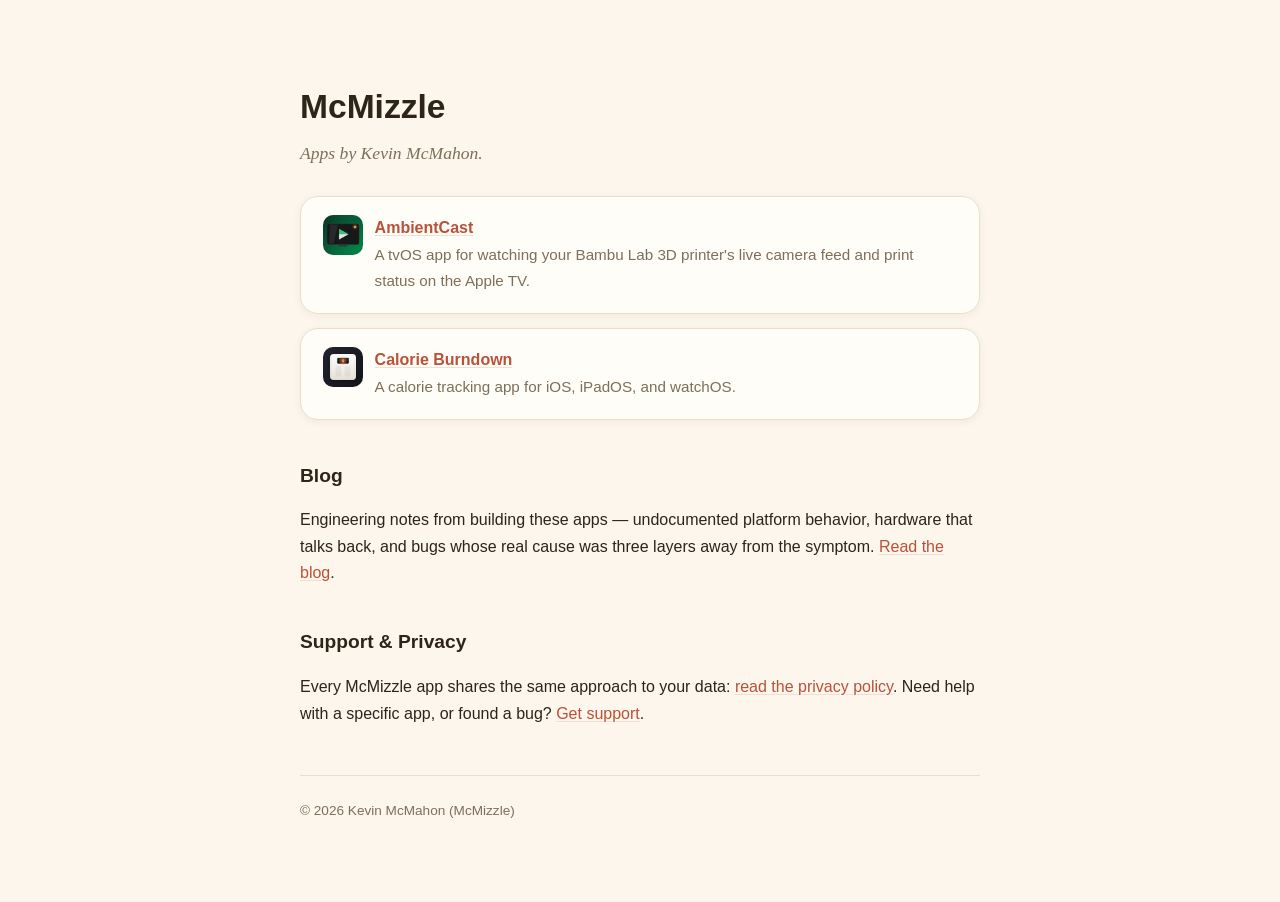
<file: index.html>
<!DOCTYPE html>
<html lang="en">
<head>
<meta charset="UTF-8">
<meta name="viewport" content="width=device-width, initial-scale=1">
<title>McMizzle</title>
<meta name="description" content="McMizzle — apps by Kevin McMahon.">
<link rel="canonical" href="https://mcmizzle.com/">
<link rel="icon" type="image/png" sizes="32x32" href="/assets/favicon.png">
<link rel="icon" type="image/png" sizes="16x16" href="/assets/favicon-16.png">
<link rel="apple-touch-icon" sizes="180x180" href="/assets/apple-touch-icon.png">
<meta name="theme-color" media="(prefers-color-scheme: light)" content="#fdf6ec">
<meta name="theme-color" media="(prefers-color-scheme: dark)" content="#201a13">
<meta property="og:type" content="website">
<meta property="og:url" content="https://mcmizzle.com/">
<meta property="og:title" content="McMizzle">
<meta property="og:description" content="McMizzle — apps by Kevin McMahon.">
<meta property="og:image" content="https://mcmizzle.com/assets/og-image.png">
<meta name="twitter:card" content="summary_large_image">
<link rel="stylesheet" href="/assets/style.css">
</head>
<body>
<main>
  <h1>McMizzle</h1>
  <p class="tagline">Apps by Kevin McMahon.</p>

  <ul class="app-list">
    <li>
      <img class="icon" src="/assets/ambientcast-icon.png" alt="">
      <span>
        <span class="app-name"><a href="/ambientcast/">AmbientCast</a></span>
        <span class="app-desc">A tvOS app for watching your Bambu Lab 3D printer's live camera feed and print status on the Apple TV.</span>
      </span>
    </li>
    <li>
      <img class="icon" src="/assets/calorieburndown-icon.png" alt="">
      <span>
        <span class="app-name"><a href="/calorieburndown/">Calorie Burndown</a></span>
        <span class="app-desc">A calorie tracking app for iOS, iPadOS, and watchOS.</span>
      </span>
    </li>
  </ul>

  <h2>Blog</h2>
  <p>
    Engineering notes from building these apps — undocumented platform
    behavior, hardware that talks back, and bugs whose real cause was three
    layers away from the symptom. <a href="/blog/">Read the blog</a>.
  </p>

  <h2>Support &amp; Privacy</h2>
  <p>
    Every McMizzle app shares the same approach to your data:
    <a href="/privacy/">read the privacy policy</a>. Need help with a specific
    app, or found a bug? <a href="/support/">Get support</a>.
  </p>
</main>
<footer>
  &copy; 2026 Kevin McMahon (McMizzle)
</footer>
</body>
</html>
</file>
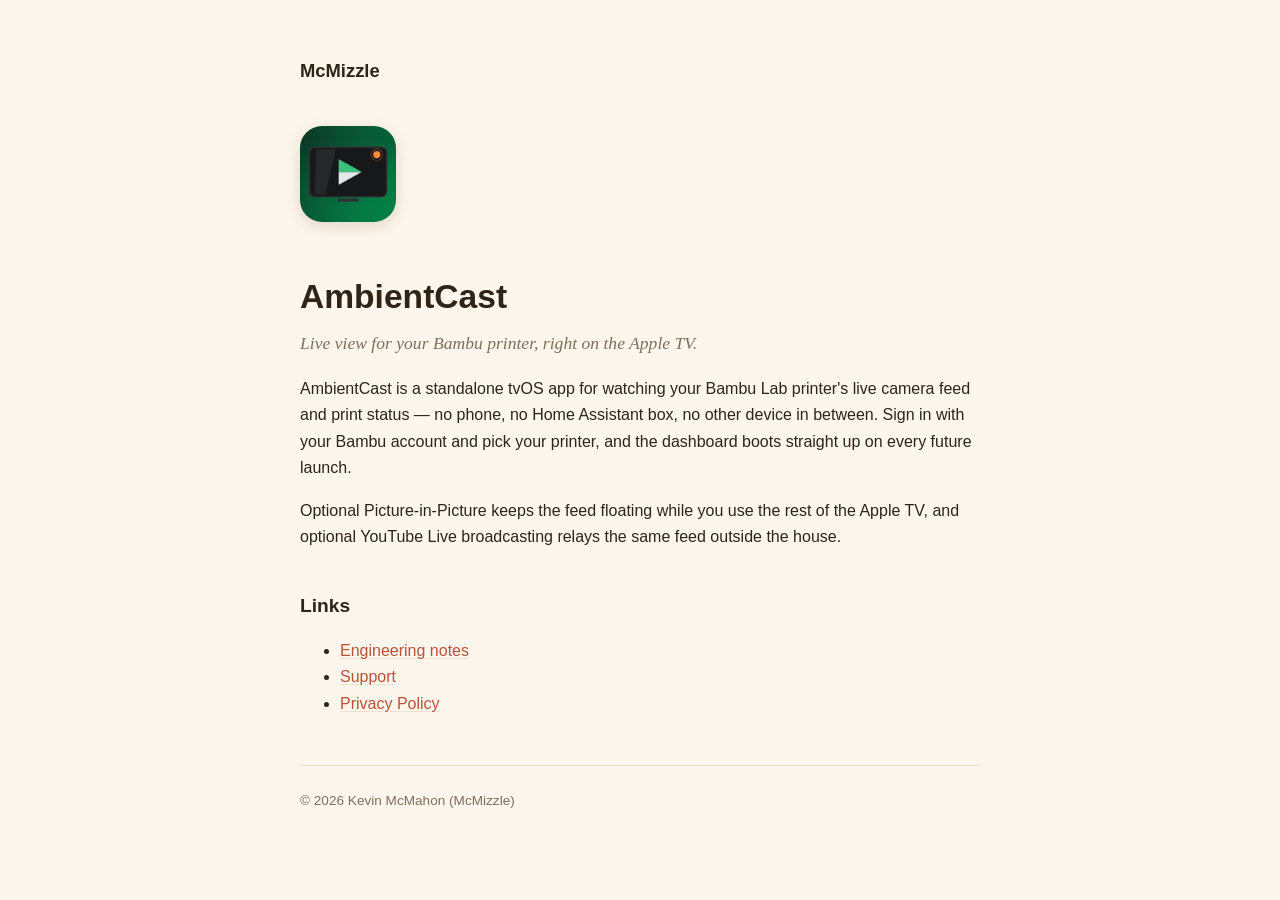
<file: ambientcast/index.html>
<!DOCTYPE html>
<html lang="en">
<head>
<meta charset="UTF-8">
<meta name="viewport" content="width=device-width, initial-scale=1">
<title>AmbientCast — McMizzle</title>
<meta name="description" content="AmbientCast is a tvOS app for watching your Bambu Lab 3D printer's live camera feed and print status on the Apple TV.">
<link rel="canonical" href="https://mcmizzle.com/ambientcast/">
<link rel="icon" type="image/png" sizes="32x32" href="/assets/favicon.png">
<link rel="icon" type="image/png" sizes="16x16" href="/assets/favicon-16.png">
<link rel="apple-touch-icon" sizes="180x180" href="/assets/apple-touch-icon.png">
<meta name="theme-color" media="(prefers-color-scheme: light)" content="#fdf6ec">
<meta name="theme-color" media="(prefers-color-scheme: dark)" content="#201a13">
<meta property="og:type" content="website">
<meta property="og:url" content="https://mcmizzle.com/ambientcast/">
<meta property="og:title" content="AmbientCast — McMizzle">
<meta property="og:description" content="AmbientCast is a tvOS app for watching your Bambu Lab 3D printer's live camera feed and print status on the Apple TV.">
<meta property="og:image" content="https://mcmizzle.com/assets/og-image.png">
<meta name="twitter:card" content="summary_large_image">
<link rel="stylesheet" href="/assets/style.css">
</head>
<body>
<header class="site-header"><a class="home-link" href="/">McMizzle</a></header>
<main>
  <img class="app-icon" src="/assets/ambientcast-icon.png" alt="AmbientCast app icon">
  <h1>AmbientCast</h1>
  <p class="tagline">Live view for your Bambu printer, right on the Apple TV.</p>

  <p>
    AmbientCast is a standalone tvOS app for watching your Bambu Lab
    printer's live camera feed and print status — no phone, no Home
    Assistant box, no other device in between. Sign in with your Bambu
    account and pick your printer, and the dashboard boots straight up on
    every future launch.
  </p>

  <p>
    Optional Picture-in-Picture keeps the feed floating while you use the
    rest of the Apple TV, and optional YouTube Live broadcasting relays the
    same feed outside the house.
  </p>

  <h2>Links</h2>
  <ul>
    <li><a href="/blog/">Engineering notes</a></li>
    <li><a href="/support/">Support</a></li>
    <li><a href="/privacy/">Privacy Policy</a></li>
  </ul>
</main>
<footer>
  &copy; 2026 Kevin McMahon (McMizzle)
</footer>
</body>
</html>
</file>
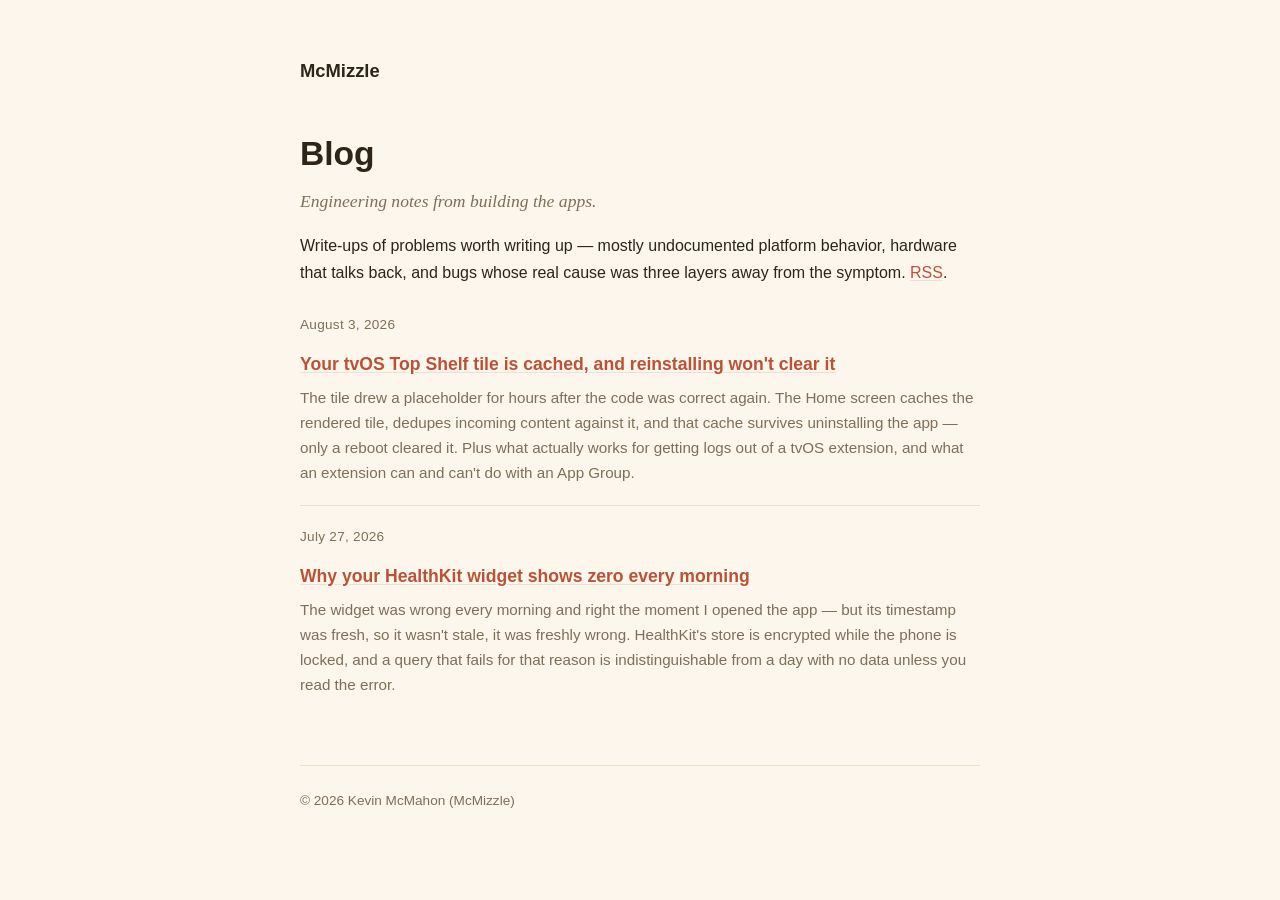
<file: blog/index.html>
<!DOCTYPE html>
<html lang="en">
<head>
<meta charset="UTF-8">
<meta name="viewport" content="width=device-width, initial-scale=1">
<title>Blog — McMizzle</title>
<meta name="description" content="Engineering notes from building McMizzle's apps — tvOS, watchOS, HealthKit, BLE, and the parts the documentation leaves out.">
<link rel="canonical" href="https://mcmizzle.com/blog/">
<link rel="alternate" type="application/rss+xml" title="McMizzle Blog" href="https://mcmizzle.com/blog/feed.xml">
<link rel="icon" type="image/png" sizes="32x32" href="/assets/favicon.png">
<link rel="icon" type="image/png" sizes="16x16" href="/assets/favicon-16.png">
<link rel="apple-touch-icon" sizes="180x180" href="/assets/apple-touch-icon.png">
<meta name="theme-color" media="(prefers-color-scheme: light)" content="#fdf6ec">
<meta name="theme-color" media="(prefers-color-scheme: dark)" content="#201a13">
<meta property="og:type" content="website">
<meta property="og:url" content="https://mcmizzle.com/blog/">
<meta property="og:title" content="Blog — McMizzle">
<meta property="og:description" content="Engineering notes from building McMizzle's apps — tvOS, watchOS, HealthKit, BLE, and the parts the documentation leaves out.">
<meta property="og:image" content="https://mcmizzle.com/assets/og-image.png">
<meta name="twitter:card" content="summary_large_image">
<link rel="stylesheet" href="/assets/style.css">
</head>
<body>
<header class="site-header"><a class="home-link" href="/">McMizzle</a></header>
<main>
  <h1>Blog</h1>
  <p class="tagline">Engineering notes from building the apps.</p>

  <p>
    Write-ups of problems worth writing up — mostly undocumented platform
    behavior, hardware that talks back, and bugs whose real cause was three
    layers away from the symptom. <a href="/blog/feed.xml">RSS</a>.
  </p>

  <!-- POST LIST: newest first. Add each new post as the first <li>. -->
  <ul class="post-list">
    <li>
      <p class="post-meta">August 3, 2026</p>
      <span class="post-title"><a href="/blog/tvos-top-shelf-stale-cache/">Your tvOS Top Shelf tile is cached, and reinstalling won't clear it</a></span>
      <p class="post-summary">
        The tile drew a placeholder for hours after the code was correct again.
        The Home screen caches the rendered tile, dedupes incoming content
        against it, and that cache survives uninstalling the app — only a reboot
        cleared it. Plus what actually works for getting logs out of a tvOS
        extension, and what an extension can and can't do with an App Group.
      </p>
    </li>
    <li>
      <p class="post-meta">July 27, 2026</p>
      <span class="post-title"><a href="/blog/healthkit-widget-shows-zero/">Why your HealthKit widget shows zero every morning</a></span>
      <p class="post-summary">
        The widget was wrong every morning and right the moment I opened the
        app — but its timestamp was fresh, so it wasn't stale, it was freshly
        wrong. HealthKit's store is encrypted while the phone is locked, and a
        query that fails for that reason is indistinguishable from a day with
        no data unless you read the error.
      </p>
    </li>
  </ul>
  <!-- END POST LIST -->
</main>
<footer>
  &copy; 2026 Kevin McMahon (McMizzle)
</footer>
</body>
</html>
</file>
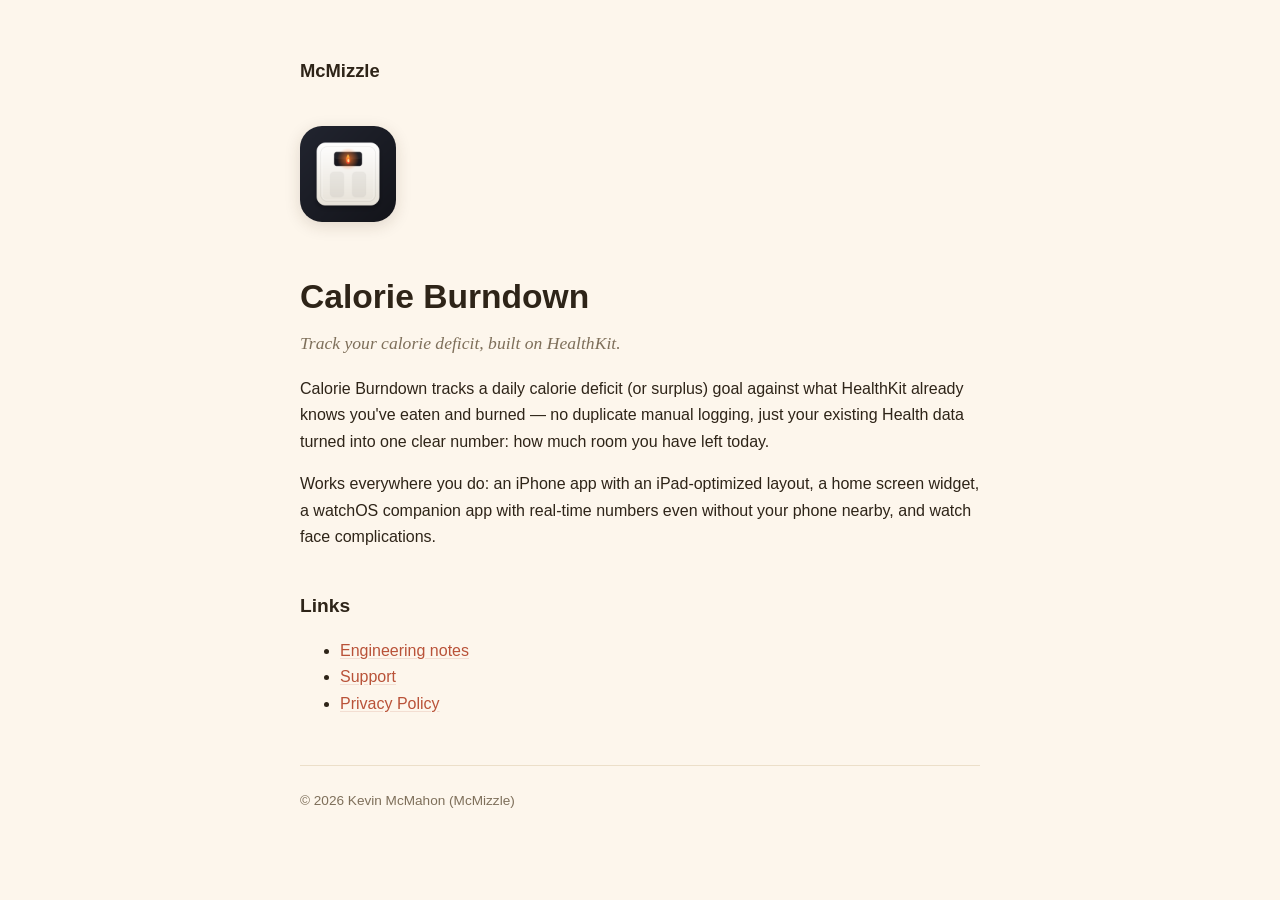
<file: calorieburndown/index.html>
<!DOCTYPE html>
<html lang="en">
<head>
<meta charset="UTF-8">
<meta name="viewport" content="width=device-width, initial-scale=1">
<title>Calorie Burndown — McMizzle</title>
<meta name="description" content="Calorie Burndown is a calorie tracking app for iOS, iPadOS, and watchOS, built on HealthKit.">
<link rel="canonical" href="https://mcmizzle.com/calorieburndown/">
<link rel="icon" type="image/png" sizes="32x32" href="/assets/favicon.png">
<link rel="icon" type="image/png" sizes="16x16" href="/assets/favicon-16.png">
<link rel="apple-touch-icon" sizes="180x180" href="/assets/apple-touch-icon.png">
<meta name="theme-color" media="(prefers-color-scheme: light)" content="#fdf6ec">
<meta name="theme-color" media="(prefers-color-scheme: dark)" content="#201a13">
<meta property="og:type" content="website">
<meta property="og:url" content="https://mcmizzle.com/calorieburndown/">
<meta property="og:title" content="Calorie Burndown — McMizzle">
<meta property="og:description" content="Calorie Burndown is a calorie tracking app for iOS, iPadOS, and watchOS, built on HealthKit.">
<meta property="og:image" content="https://mcmizzle.com/assets/og-image.png">
<meta name="twitter:card" content="summary_large_image">
<link rel="stylesheet" href="/assets/style.css">
</head>
<body>
<header class="site-header"><a class="home-link" href="/">McMizzle</a></header>
<main>
  <img class="app-icon" src="/assets/calorieburndown-icon.png" alt="Calorie Burndown app icon">
  <h1>Calorie Burndown</h1>
  <p class="tagline">Track your calorie deficit, built on HealthKit.</p>

  <p>
    Calorie Burndown tracks a daily calorie deficit (or surplus) goal
    against what HealthKit already knows you've eaten and burned — no
    duplicate manual logging, just your existing Health data turned into
    one clear number: how much room you have left today.
  </p>

  <p>
    Works everywhere you do: an iPhone app with an iPad-optimized layout,
    a home screen widget, a watchOS companion app with real-time numbers
    even without your phone nearby, and watch face complications.
  </p>

  <h2>Links</h2>
  <ul>
    <li><a href="/blog/">Engineering notes</a></li>
    <li><a href="/support/">Support</a></li>
    <li><a href="/privacy/">Privacy Policy</a></li>
  </ul>
</main>
<footer>
  &copy; 2026 Kevin McMahon (McMizzle)
</footer>
</body>
</html>
</file>
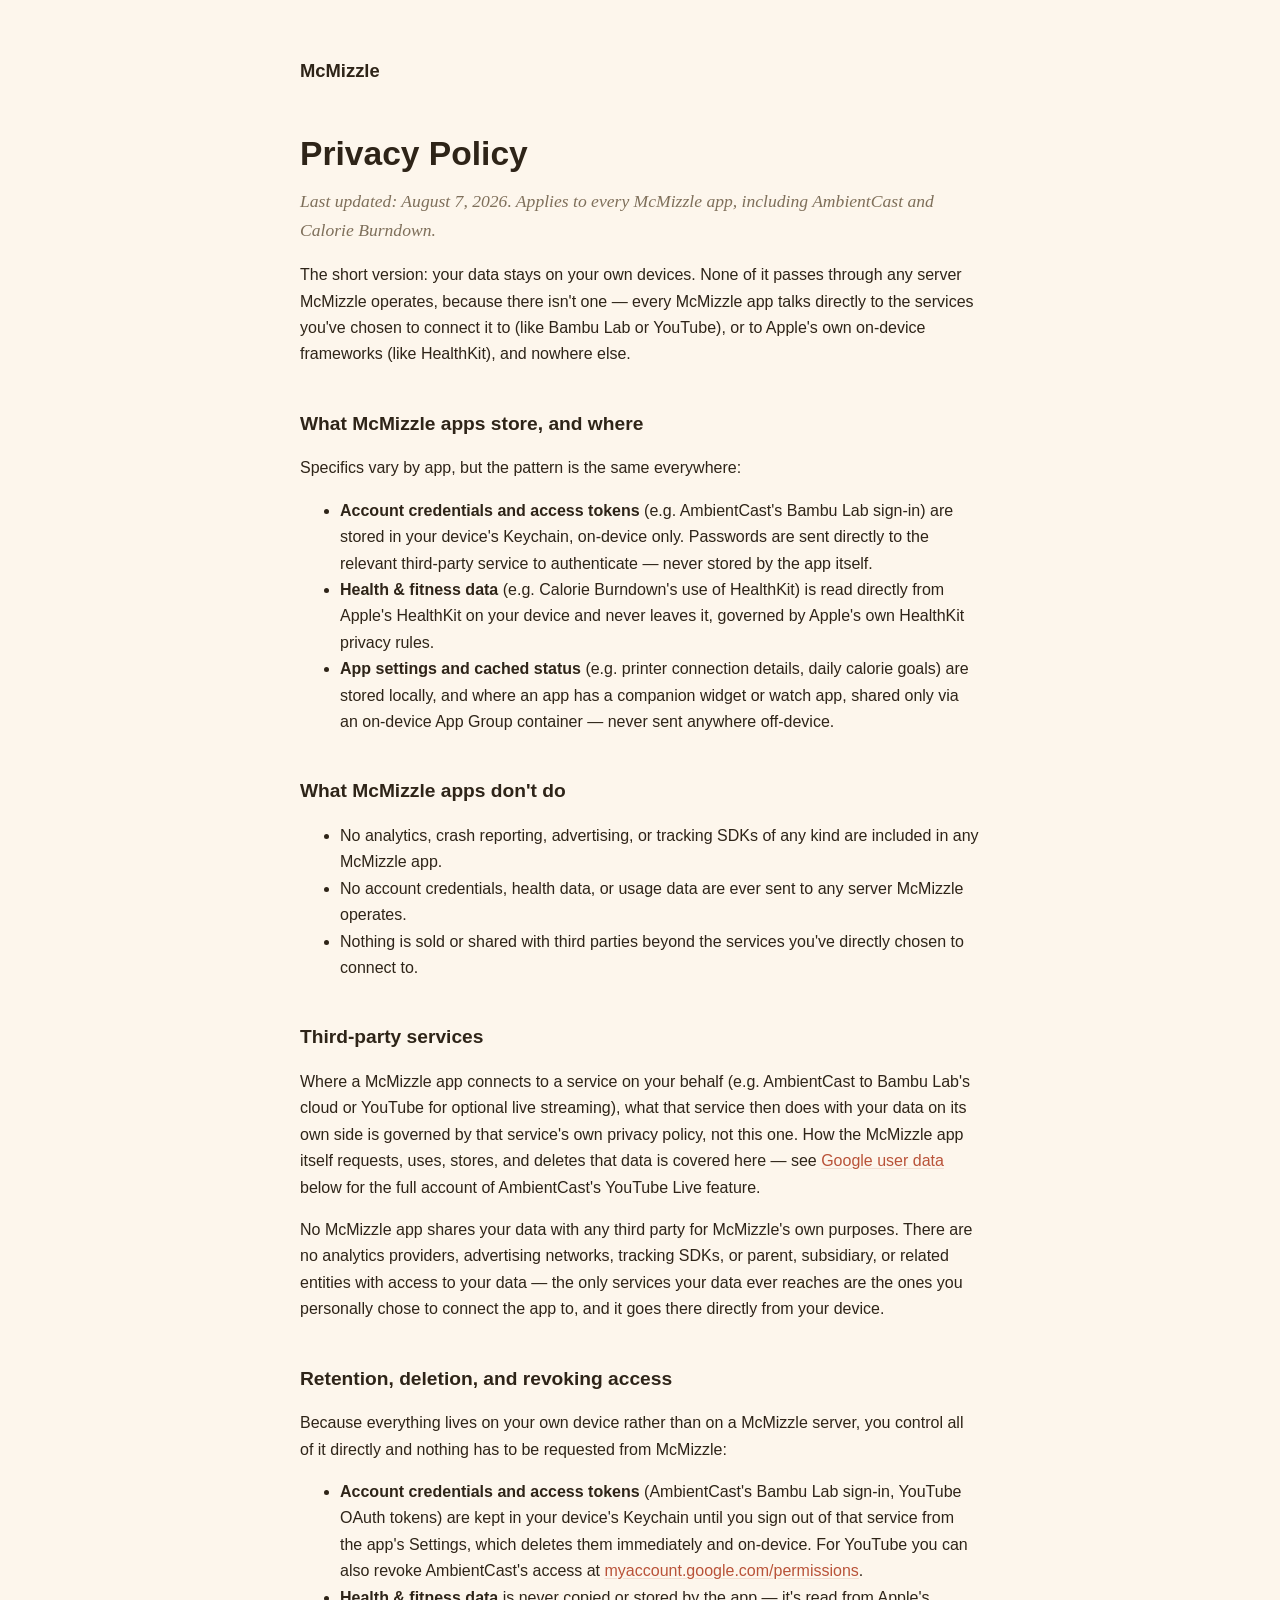
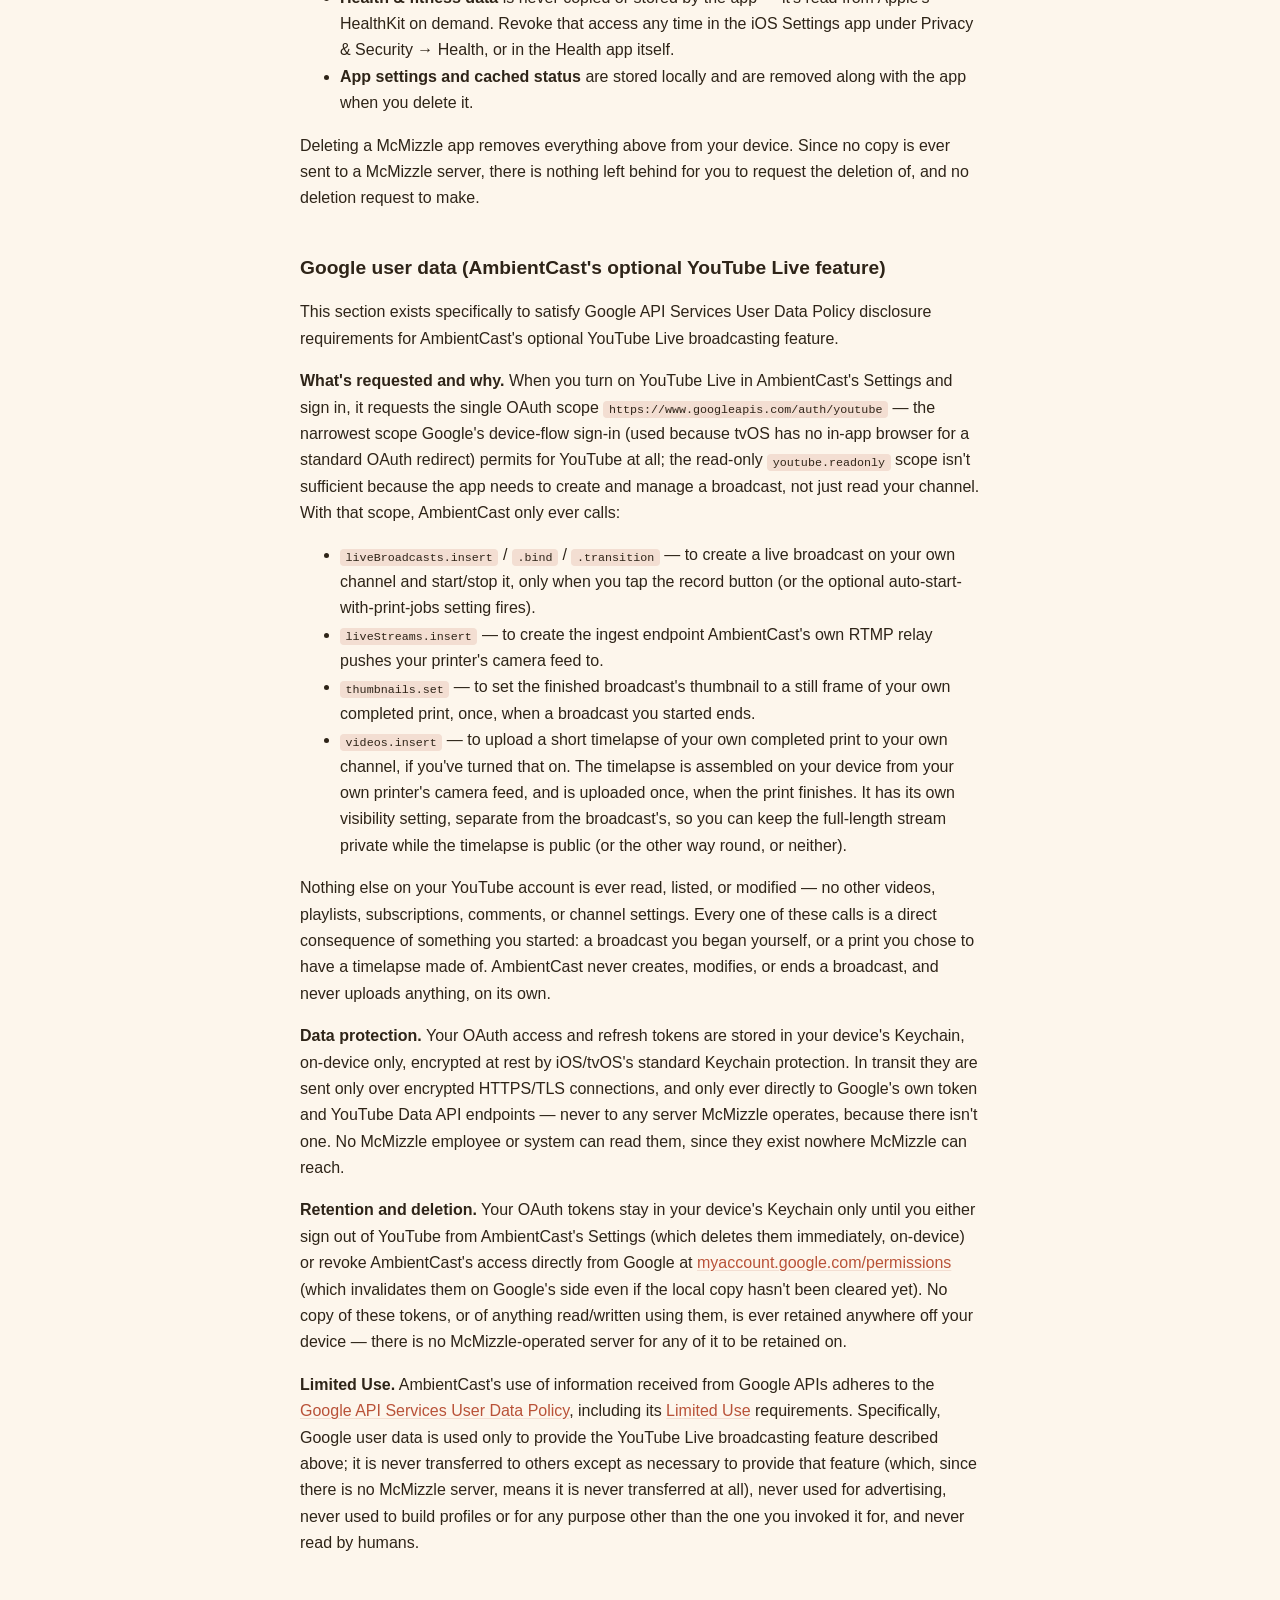
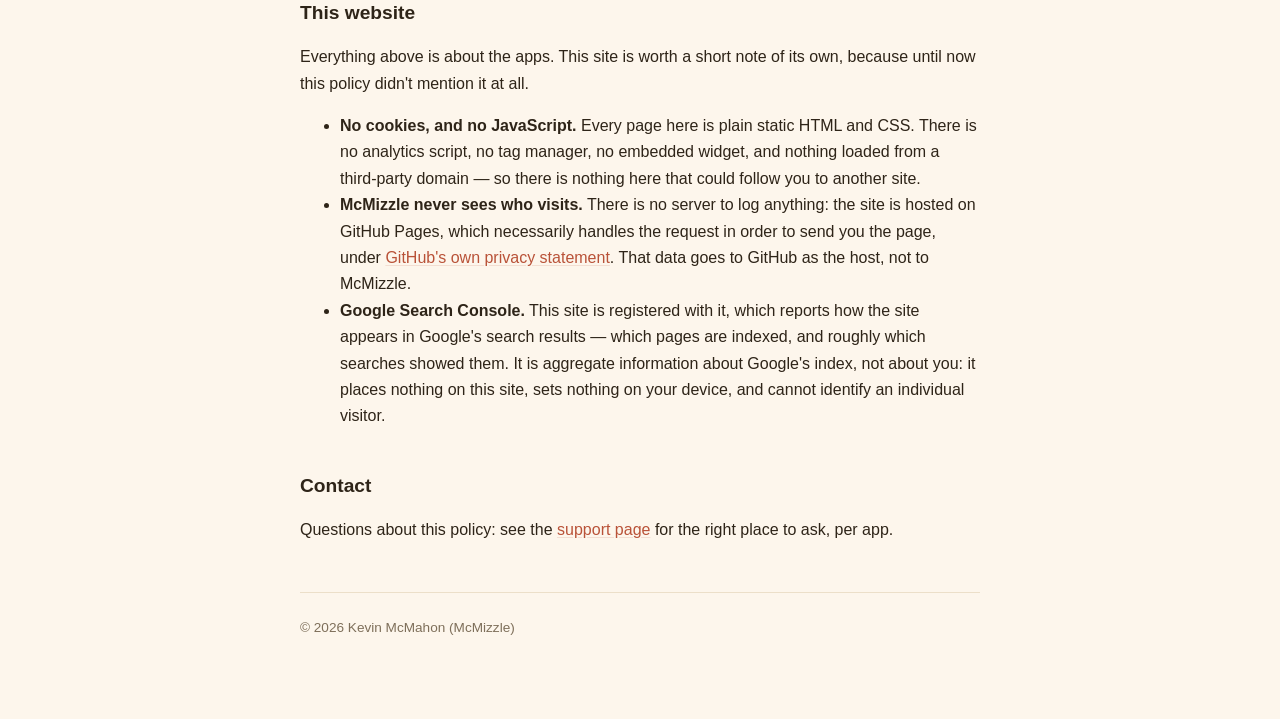
<file: privacy/index.html>
<!DOCTYPE html>
<html lang="en">
<head>
<meta charset="UTF-8">
<meta name="viewport" content="width=device-width, initial-scale=1">
<title>Privacy Policy — McMizzle</title>
<meta name="description" content="Privacy policy for all McMizzle apps, including AmbientCast and Calorie Burndown.">
<link rel="canonical" href="https://mcmizzle.com/privacy/">
<link rel="icon" type="image/png" sizes="32x32" href="/assets/favicon.png">
<link rel="icon" type="image/png" sizes="16x16" href="/assets/favicon-16.png">
<link rel="apple-touch-icon" sizes="180x180" href="/assets/apple-touch-icon.png">
<meta name="theme-color" media="(prefers-color-scheme: light)" content="#fdf6ec">
<meta name="theme-color" media="(prefers-color-scheme: dark)" content="#201a13">
<meta property="og:type" content="website">
<meta property="og:url" content="https://mcmizzle.com/privacy/">
<meta property="og:title" content="Privacy Policy — McMizzle">
<meta property="og:description" content="Privacy policy for all McMizzle apps, including AmbientCast and Calorie Burndown.">
<meta property="og:image" content="https://mcmizzle.com/assets/og-image.png">
<meta name="twitter:card" content="summary_large_image">
<link rel="stylesheet" href="/assets/style.css">
</head>
<body>
<header class="site-header"><a class="home-link" href="/">McMizzle</a></header>
<main>
  <h1>Privacy Policy</h1>
  <p class="tagline">Last updated: August 7, 2026. Applies to every McMizzle app, including AmbientCast and Calorie Burndown.</p>

  <p>
    The short version: your data stays on your own devices. None of it passes
    through any server McMizzle operates, because there isn't one — every
    McMizzle app talks directly to the services you've chosen to connect it
    to (like Bambu Lab or YouTube), or to Apple's own on-device frameworks
    (like HealthKit), and nowhere else.
  </p>

  <h2>What McMizzle apps store, and where</h2>
  <p>Specifics vary by app, but the pattern is the same everywhere:</p>
  <ul>
    <li>
      <strong>Account credentials and access tokens</strong> (e.g. AmbientCast's
      Bambu Lab sign-in) are stored in your device's Keychain, on-device only.
      Passwords are sent directly to the relevant third-party service to
      authenticate — never stored by the app itself.
    </li>
    <li>
      <strong>Health &amp; fitness data</strong> (e.g. Calorie Burndown's use of
      HealthKit) is read directly from Apple's HealthKit on your device and
      never leaves it, governed by Apple's own HealthKit privacy rules.
    </li>
    <li>
      <strong>App settings and cached status</strong> (e.g. printer connection
      details, daily calorie goals) are stored locally, and where an app has
      a companion widget or watch app, shared only via an on-device App Group
      container — never sent anywhere off-device.
    </li>
  </ul>

  <h2>What McMizzle apps don't do</h2>
  <ul>
    <li>No analytics, crash reporting, advertising, or tracking SDKs of any
      kind are included in any McMizzle app.</li>
    <li>No account credentials, health data, or usage data are ever sent to
      any server McMizzle operates.</li>
    <li>Nothing is sold or shared with third parties beyond the services
      you've directly chosen to connect to.</li>
  </ul>

  <h2>Third-party services</h2>
  <p>
    Where a McMizzle app connects to a service on your behalf (e.g.
    AmbientCast to Bambu Lab's cloud or YouTube for optional live
    streaming), what that service then does with your data on its own side
    is governed by that service's own privacy policy, not this one. How the
    McMizzle app itself requests, uses, stores, and deletes that data is
    covered here — see
    <a href="#ambientcast-google">Google user data</a> below for the full
    account of AmbientCast's YouTube Live feature.
  </p>
  <p>
    No McMizzle app shares your data with any third party for McMizzle's own
    purposes. There are no analytics providers, advertising networks,
    tracking SDKs, or parent, subsidiary, or related entities with access to
    your data — the only services your data ever reaches are the ones you
    personally chose to connect the app to, and it goes there directly from
    your device.
  </p>

  <h2>Retention, deletion, and revoking access</h2>
  <p>
    Because everything lives on your own device rather than on a McMizzle
    server, you control all of it directly and nothing has to be requested
    from McMizzle:
  </p>
  <ul>
    <li><strong>Account credentials and access tokens</strong> (AmbientCast's
      Bambu Lab sign-in, YouTube OAuth tokens) are kept in your device's
      Keychain until you sign out of that service from the app's Settings,
      which deletes them immediately and on-device. For YouTube you can also
      revoke AmbientCast's access at
      <a href="https://myaccount.google.com/permissions">myaccount.google.com/permissions</a>.</li>
    <li><strong>Health &amp; fitness data</strong> is never copied or stored
      by the app — it's read from Apple's HealthKit on demand. Revoke that
      access any time in the iOS Settings app under Privacy &amp; Security →
      Health, or in the Health app itself.</li>
    <li><strong>App settings and cached status</strong> are stored locally
      and are removed along with the app when you delete it.</li>
  </ul>
  <p>
    Deleting a McMizzle app removes everything above from your device. Since
    no copy is ever sent to a McMizzle server, there is nothing left behind
    for you to request the deletion of, and no deletion request to make.
  </p>

  <h2 id="ambientcast-google">Google user data (AmbientCast's optional YouTube Live feature)</h2>
  <p>
    This section exists specifically to satisfy Google API Services User
    Data Policy disclosure requirements for AmbientCast's optional YouTube
    Live broadcasting feature.
  </p>
  <p>
    <strong>What's requested and why.</strong> When you turn on YouTube Live
    in AmbientCast's Settings and sign in, it requests the single OAuth
    scope <code>https://www.googleapis.com/auth/youtube</code> — the
    narrowest scope Google's device-flow sign-in (used because tvOS has no
    in-app browser for a standard OAuth redirect) permits for YouTube at
    all; the read-only <code>youtube.readonly</code> scope isn't sufficient
    because the app needs to create and manage a broadcast, not just read
    your channel. With that scope, AmbientCast only ever calls:
  </p>
  <ul>
    <li><code>liveBroadcasts.insert</code> / <code>.bind</code> /
      <code>.transition</code> — to create a live broadcast on your own
      channel and start/stop it, only when you tap the record button (or
      the optional auto-start-with-print-jobs setting fires).</li>
    <li><code>liveStreams.insert</code> — to create the ingest endpoint
      AmbientCast's own RTMP relay pushes your printer's camera feed to.</li>
    <li><code>thumbnails.set</code> — to set the finished broadcast's
      thumbnail to a still frame of your own completed print, once, when a
      broadcast you started ends.</li>
    <li><code>videos.insert</code> — to upload a short timelapse of your own
      completed print to your own channel, if you've turned that on. The
      timelapse is assembled on your device from your own printer's camera
      feed, and is uploaded once, when the print finishes. It has its own
      visibility setting, separate from the broadcast's, so you can keep the
      full-length stream private while the timelapse is public (or the other
      way round, or neither).</li>
  </ul>
  <p>
    Nothing else on your YouTube account is ever read, listed, or modified —
    no other videos, playlists, subscriptions, comments, or channel
    settings. Every one of these calls is a direct consequence of something
    you started: a broadcast you began yourself, or a print you chose to have
    a timelapse made of. AmbientCast never creates, modifies, or ends a
    broadcast, and never uploads anything, on its own.
  </p>
  <p>
    <strong>Data protection.</strong> Your OAuth access and refresh tokens
    are stored in your device's Keychain, on-device only, encrypted at rest
    by iOS/tvOS's standard Keychain protection. In transit they are sent
    only over encrypted HTTPS/TLS connections, and only ever directly to
    Google's own token and YouTube Data API endpoints — never to any server
    McMizzle operates, because there isn't one. No McMizzle employee or
    system can read them, since they exist nowhere McMizzle can reach.
  </p>
  <p>
    <strong>Retention and deletion.</strong> Your OAuth tokens stay in your
    device's Keychain only until you either sign out of YouTube from
    AmbientCast's Settings (which deletes them immediately, on-device) or
    revoke AmbientCast's access directly from Google at
    <a href="https://myaccount.google.com/permissions">myaccount.google.com/permissions</a>
    (which invalidates them on Google's side even if the local copy hasn't
    been cleared yet). No copy of these tokens, or of anything read/written
    using them, is ever retained anywhere off your device — there is no
    McMizzle-operated server for any of it to be retained on.
  </p>
  <p>
    <strong>Limited Use.</strong> AmbientCast's use of information received
    from Google APIs adheres to the
    <a href="https://developers.google.com/terms/api-services-user-data-policy">Google
    API Services User Data Policy</a>, including its
    <a href="https://developers.google.com/terms/api-services-user-data-policy#additional_requirements_for_specific_api_scopes">Limited
    Use</a> requirements. Specifically, Google user data is used only to
    provide the YouTube Live broadcasting feature described above; it is
    never transferred to others except as necessary to provide that feature
    (which, since there is no McMizzle server, means it is never transferred
    at all), never used for advertising, never used to build profiles or for
    any purpose other than the one you invoked it for, and never read by
    humans.
  </p>

  <h2>This website</h2>
  <p>
    Everything above is about the apps. This site is worth a short note of its
    own, because until now this policy didn't mention it at all.
  </p>
  <ul>
    <li>
      <strong>No cookies, and no JavaScript.</strong> Every page here is plain
      static HTML and CSS. There is no analytics script, no tag manager, no
      embedded widget, and nothing loaded from a third-party domain — so there
      is nothing here that could follow you to another site.
    </li>
    <li>
      <strong>McMizzle never sees who visits.</strong> There is no server to
      log anything: the site is hosted on GitHub Pages, which necessarily
      handles the request in order to send you the page, under
      <a href="https://docs.github.com/site-policy/privacy-policies/github-general-privacy-statement">GitHub's own privacy statement</a>.
      That data goes to GitHub as the host, not to McMizzle.
    </li>
    <li>
      <strong>Google Search Console.</strong> This site is registered with it,
      which reports how the site appears in Google's search results — which
      pages are indexed, and roughly which searches showed them. It is
      aggregate information about Google's index, not about you: it places
      nothing on this site, sets nothing on your device, and cannot identify
      an individual visitor.
    </li>
  </ul>

  <h2>Contact</h2>
  <p>
    Questions about this policy: see the <a href="/support/">support page</a>
    for the right place to ask, per app.
  </p>
</main>
<footer>
  &copy; 2026 Kevin McMahon (McMizzle)
</footer>
</body>
</html>
</file>
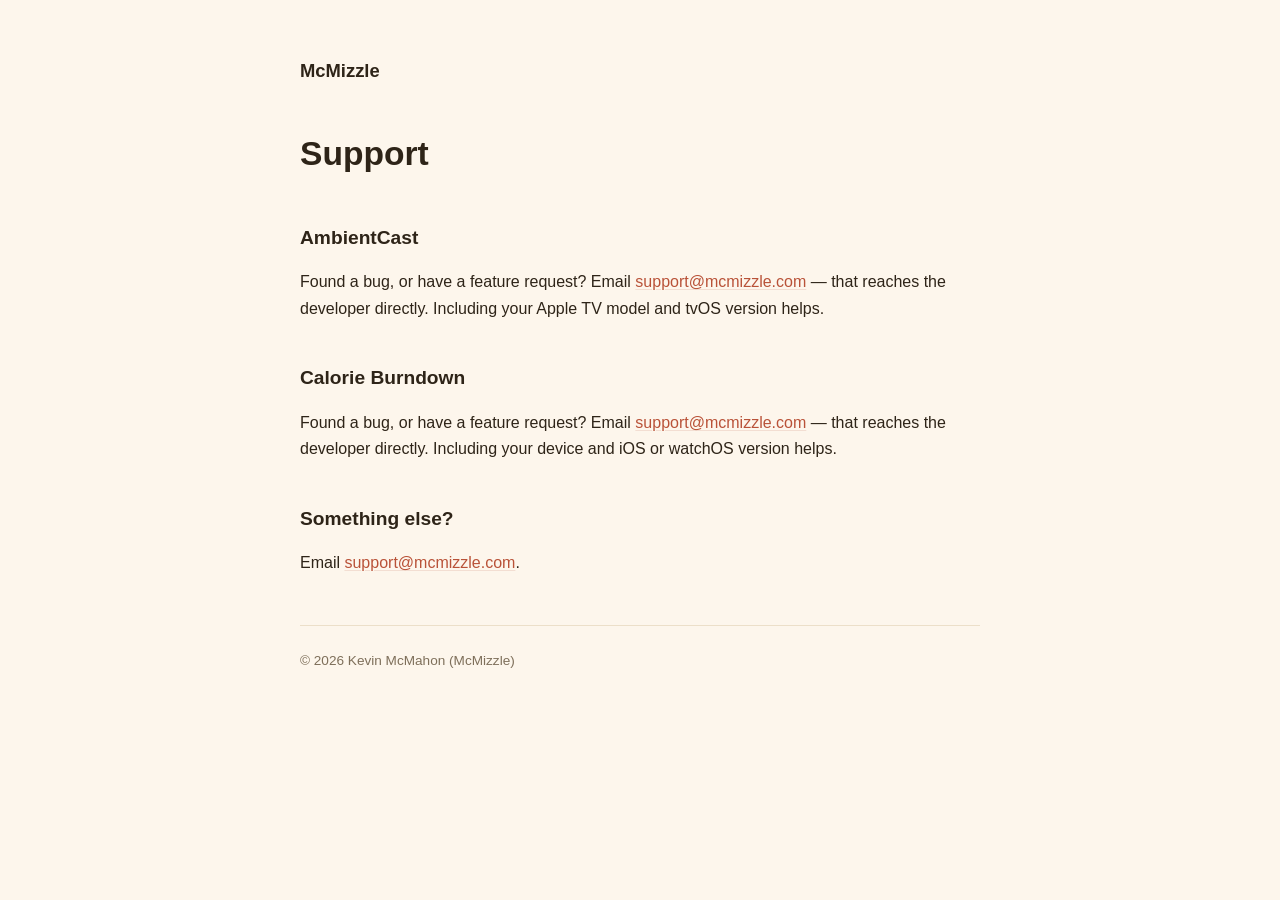
<file: support/index.html>
<!DOCTYPE html>
<html lang="en">
<head>
<meta charset="UTF-8">
<meta name="viewport" content="width=device-width, initial-scale=1">
<title>Support — McMizzle</title>
<meta name="description" content="Get support for McMizzle apps, including AmbientCast and Calorie Burndown.">
<link rel="canonical" href="https://mcmizzle.com/support/">
<link rel="icon" type="image/png" sizes="32x32" href="/assets/favicon.png">
<link rel="icon" type="image/png" sizes="16x16" href="/assets/favicon-16.png">
<link rel="apple-touch-icon" sizes="180x180" href="/assets/apple-touch-icon.png">
<meta name="theme-color" media="(prefers-color-scheme: light)" content="#fdf6ec">
<meta name="theme-color" media="(prefers-color-scheme: dark)" content="#201a13">
<meta property="og:type" content="website">
<meta property="og:url" content="https://mcmizzle.com/support/">
<meta property="og:title" content="Support — McMizzle">
<meta property="og:description" content="Get support for McMizzle apps, including AmbientCast and Calorie Burndown.">
<meta property="og:image" content="https://mcmizzle.com/assets/og-image.png">
<meta name="twitter:card" content="summary_large_image">
<link rel="stylesheet" href="/assets/style.css">
</head>
<body>
<header class="site-header"><a class="home-link" href="/">McMizzle</a></header>
<main>
  <h1>Support</h1>

  <h2>AmbientCast</h2>
  <p>
    Found a bug, or have a feature request? Email
    <a href="mailto:support@mcmizzle.com?subject=AmbientCast">support@mcmizzle.com</a> —
    that reaches the developer directly. Including your Apple TV model and
    tvOS version helps.
  </p>

  <h2>Calorie Burndown</h2>
  <p>
    Found a bug, or have a feature request? Email
    <a href="mailto:support@mcmizzle.com?subject=Calorie%20Burndown">support@mcmizzle.com</a> —
    that reaches the developer directly. Including your device and iOS or
    watchOS version helps.
  </p>

  <h2>Something else?</h2>
  <p>
    Email <a href="mailto:support@mcmizzle.com">support@mcmizzle.com</a>.
  </p>
</main>
<footer>
  &copy; 2026 Kevin McMahon (McMizzle)
</footer>
</body>
</html>
</file>
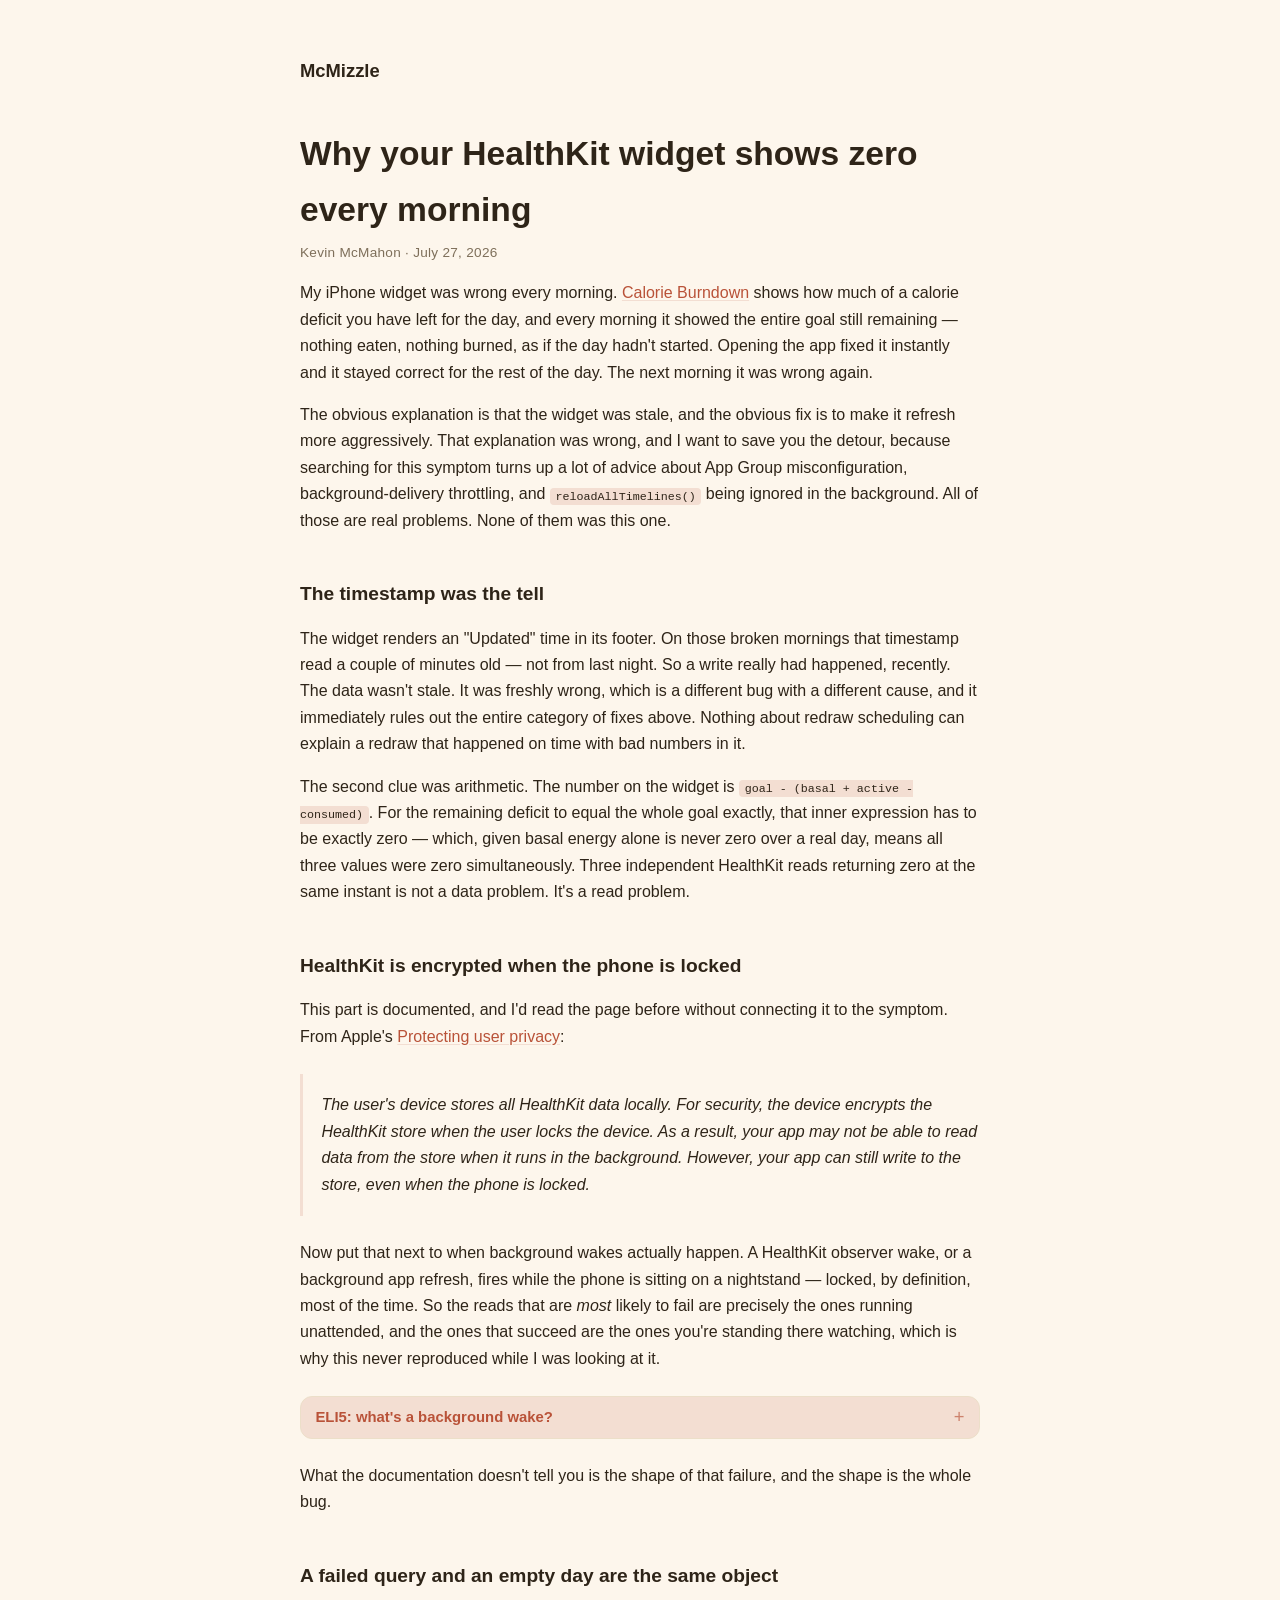
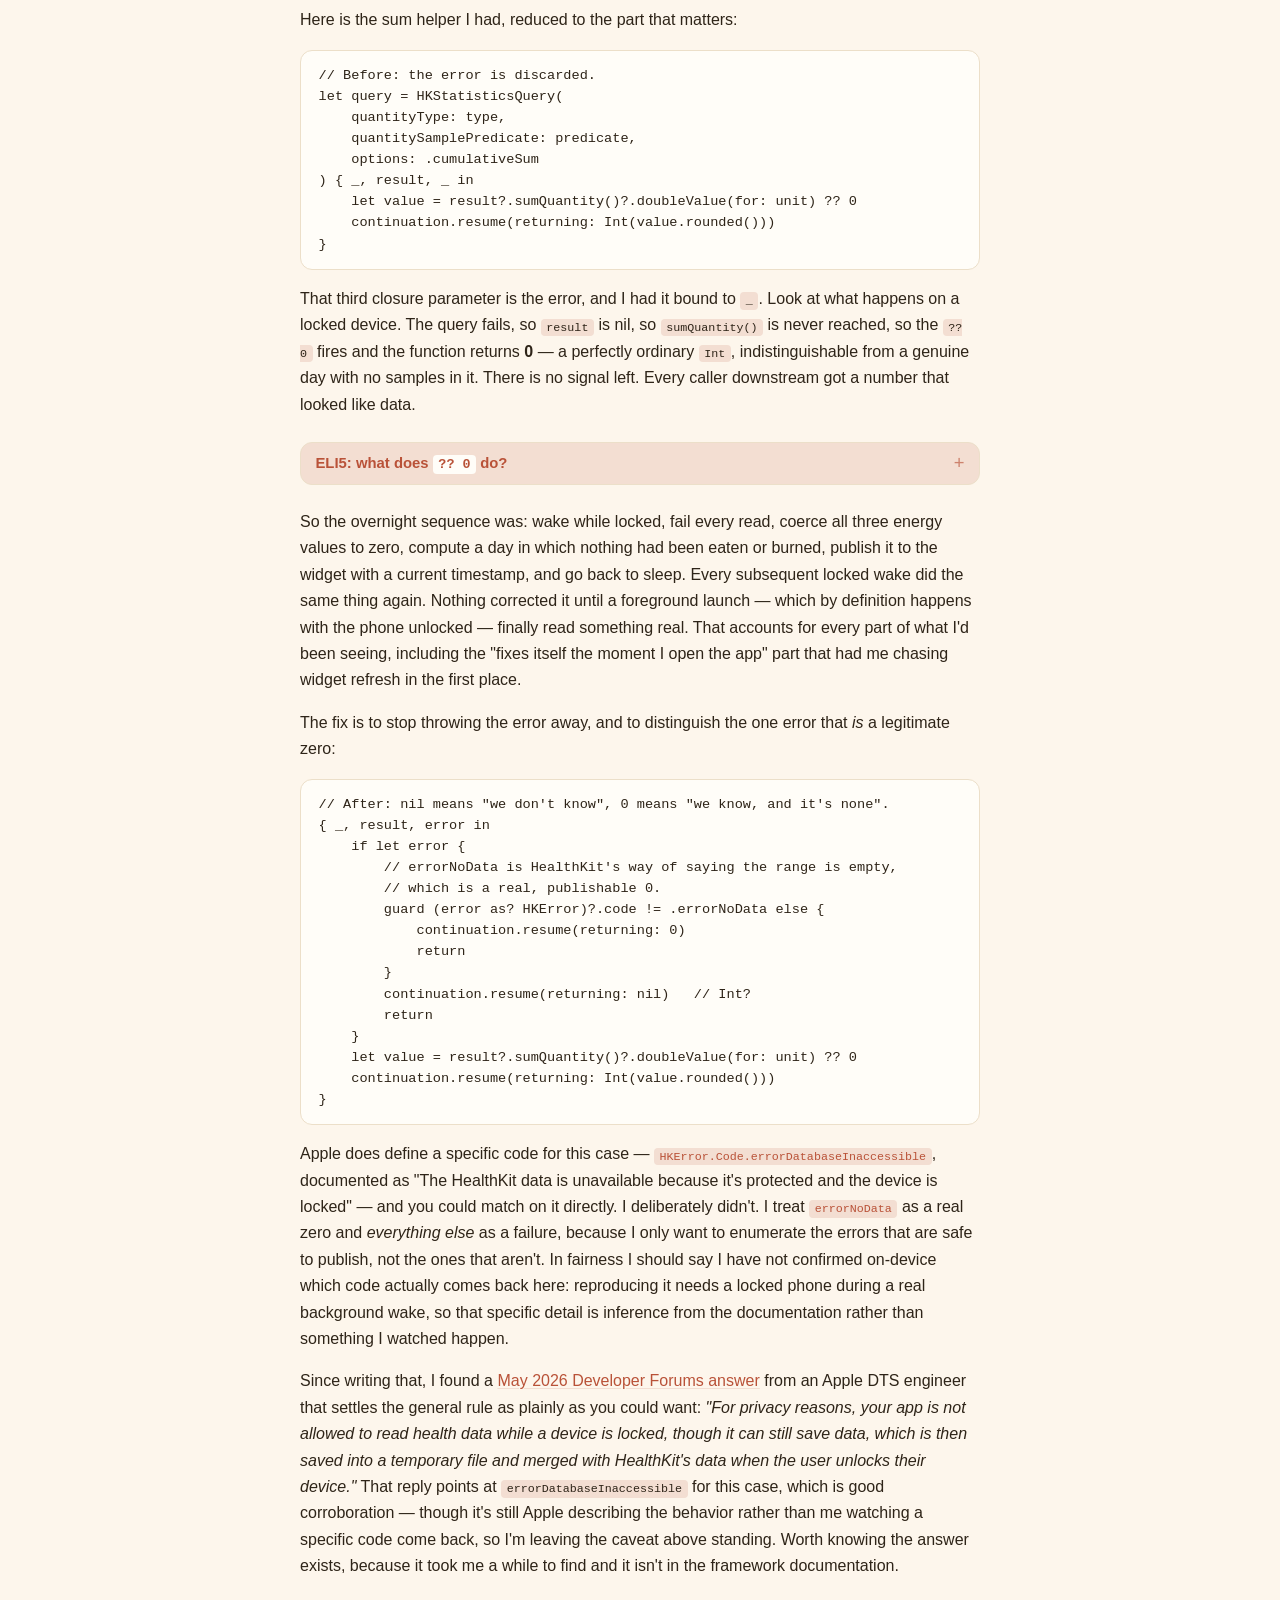
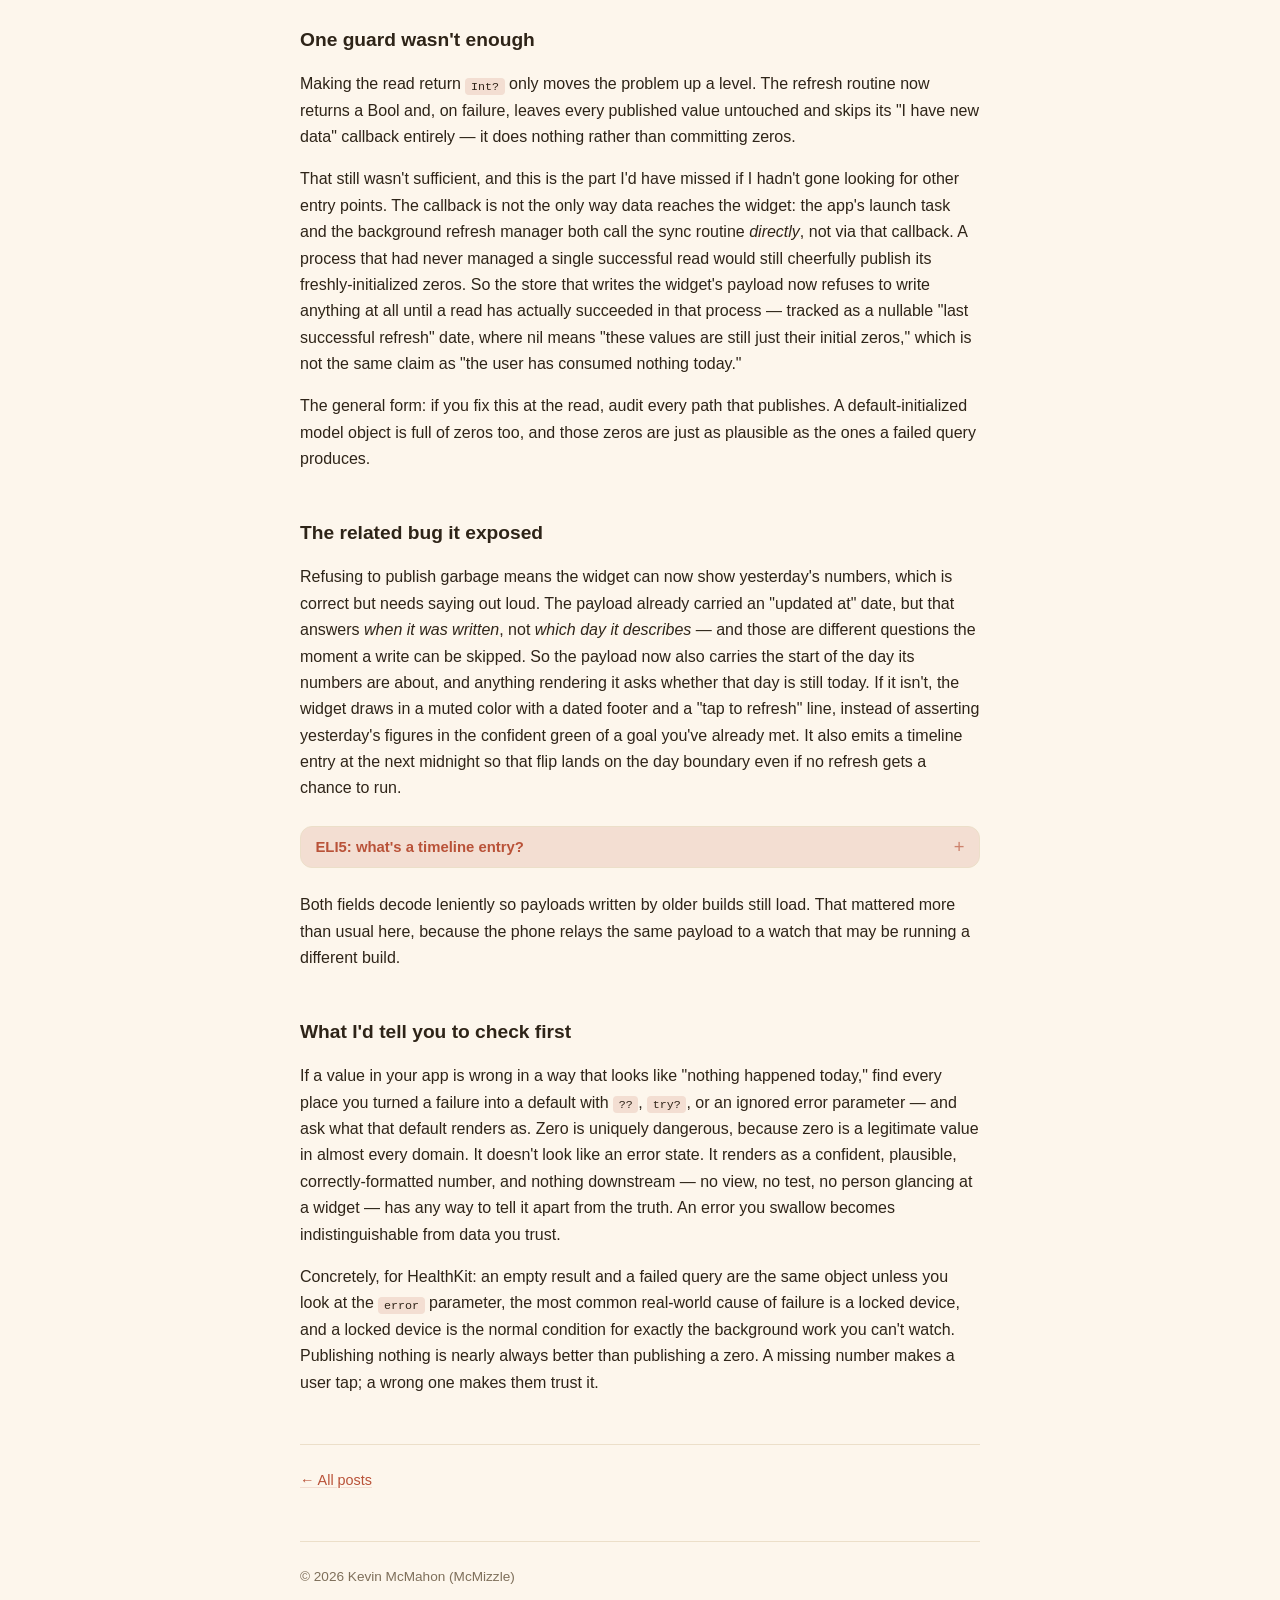
<file: blog/healthkit-widget-shows-zero/index.html>
<!DOCTYPE html>
<html lang="en">
<head>
<meta charset="UTF-8">
<meta name="viewport" content="width=device-width, initial-scale=1">
<title>Why your HealthKit widget shows zero every morning — McMizzle</title>
<meta name="description" content="A HealthKit query that fails because the phone is locked returns no sum — exactly like a day with no samples. If you coerce that to 0, you publish a lie.">
<link rel="canonical" href="https://mcmizzle.com/blog/healthkit-widget-shows-zero/">
<link rel="alternate" type="application/rss+xml" title="McMizzle Blog" href="https://mcmizzle.com/blog/feed.xml">
<link rel="icon" type="image/png" sizes="32x32" href="/assets/favicon.png">
<link rel="icon" type="image/png" sizes="16x16" href="/assets/favicon-16.png">
<link rel="apple-touch-icon" sizes="180x180" href="/assets/apple-touch-icon.png">
<meta name="theme-color" media="(prefers-color-scheme: light)" content="#fdf6ec">
<meta name="theme-color" media="(prefers-color-scheme: dark)" content="#201a13">
<meta property="og:type" content="article">
<meta property="og:url" content="https://mcmizzle.com/blog/healthkit-widget-shows-zero/">
<meta property="og:title" content="Why your HealthKit widget shows zero every morning — McMizzle">
<meta property="og:description" content="A HealthKit query that fails because the phone is locked returns no sum — exactly like a day with no samples. If you coerce that to 0, you publish a lie.">
<meta property="og:image" content="https://mcmizzle.com/assets/og-healthkit-widget-shows-zero.png">
<meta property="article:published_time" content="2026-07-27">
<meta name="twitter:card" content="summary_large_image">
<link rel="stylesheet" href="/assets/style.css">
</head>
<body>
<header class="site-header"><a class="home-link" href="/">McMizzle</a></header>
<main>
<article class="post">
  <h1>Why your HealthKit widget shows zero every morning</h1>
  <p class="post-meta">Kevin McMahon · July 27, 2026</p>

  <p>
    My iPhone widget was wrong every morning.
    <a href="/calorieburndown/">Calorie Burndown</a> shows how much
    of a calorie deficit you have left for the day, and every morning it showed
    the entire goal still remaining — nothing eaten, nothing burned, as if the
    day hadn't started. Opening the app fixed it instantly and it stayed correct
    for the rest of the day. The next morning it was wrong again.
  </p>

  <p>
    The obvious explanation is that the widget was stale, and the obvious fix is
    to make it refresh more aggressively. That explanation was wrong, and I want
    to save you the detour, because searching for this symptom turns up a lot of
    advice about App Group misconfiguration, background-delivery throttling, and
    <code>reloadAllTimelines()</code> being ignored in the background. All of
    those are real problems. None of them was this one.
  </p>

  <h2>The timestamp was the tell</h2>

  <p>
    The widget renders an "Updated" time in its footer. On those broken mornings
    that timestamp read a couple of minutes old — not from last night. So a write
    really had happened, recently. The data wasn't stale. It was freshly wrong,
    which is a different bug with a different cause, and it immediately rules out
    the entire category of fixes above. Nothing about redraw scheduling can
    explain a redraw that happened on time with bad numbers in it.
  </p>

  <p>
    The second clue was arithmetic. The number on the widget is
    <code>goal - (basal + active - consumed)</code>. For the remaining deficit to
    equal the whole goal exactly, that inner expression has to be exactly zero —
    which, given basal energy alone is never zero over a real day, means all
    three values were zero simultaneously. Three independent HealthKit reads
    returning zero at the same instant is not a data problem. It's a read
    problem.
  </p>

  <h2>HealthKit is encrypted when the phone is locked</h2>

  <p>
    This part is documented, and I'd read the page before without connecting it
    to the symptom. From Apple's
    <a href="https://developer.apple.com/documentation/healthkit/protecting-user-privacy">Protecting user privacy</a>:
  </p>

  <blockquote>
    <p>
      The user's device stores all HealthKit data locally. For security, the
      device encrypts the HealthKit store when the user locks the device. As a
      result, your app may not be able to read data from the store when it runs
      in the background. However, your app can still write to the store, even
      when the phone is locked.
    </p>
  </blockquote>

  <p>
    Now put that next to when background wakes actually happen. A HealthKit
    observer wake, or a background app refresh, fires while the phone is sitting
    on a nightstand — locked, by definition, most of the time. So the reads that
    are <em>most</em> likely to fail are precisely the ones running unattended,
    and the ones that succeed are the ones you're standing there watching, which
    is why this never reproduced while I was looking at it.
  </p>

  <details class="eli5">
    <summary>ELI5: what's a background wake?</summary>
    <p>
      An app on iOS isn't running most of the time. Instead of letting it sit
      there burning battery, the system freezes it and wakes it briefly when
      something relevant happens — new health data was recorded, or it's simply
      been a while. The app gets a few seconds to do its work and is put back
      to sleep.
    </p>
    <p>
      The catch is that you don't choose when this happens. The system does,
      and it mostly happens while the phone is untouched — which for a phone
      means locked.
    </p>
  </details>

  <p>
    What the documentation doesn't tell you is the shape of that failure, and
    the shape is the whole bug.
  </p>

  <h2>A failed query and an empty day are the same object</h2>

  <p>
    Here is the sum helper I had, reduced to the part that matters:
  </p>

  <pre><code>// Before: the error is discarded.
let query = HKStatisticsQuery(
    quantityType: type,
    quantitySamplePredicate: predicate,
    options: .cumulativeSum
) { _, result, _ in
    let value = result?.sumQuantity()?.doubleValue(for: unit) ?? 0
    continuation.resume(returning: Int(value.rounded()))
}
</code></pre>

  <p>
    That third closure parameter is the error, and I had it bound to <code>_</code>.
    Look at what happens on a locked device. The query fails, so
    <code>result</code> is nil, so <code>sumQuantity()</code> is never reached,
    so the <code>?? 0</code> fires and the function returns <strong>0</strong> —
    a perfectly ordinary <code>Int</code>, indistinguishable from a genuine day
    with no samples in it. There is no signal left. Every caller downstream got
    a number that looked like data.
  </p>

  <details class="eli5">
    <summary>ELI5: what does <code>?? 0</code> do?</summary>
    <p>
      In Swift, a value that might be missing has to say so in its type, and
      you can't use it until you've dealt with the missing case. The
      <code>??</code> operator is the quickest way to deal with it: "use this
      value, or if it's missing, use that one instead." So <code>?? 0</code>
      means "or zero."
    </p>
    <p>
      It's a convenience that quietly answers a question you may not have meant
      to answer. "I don't have a number" and "the number is zero" are very
      different statements, and <code>?? 0</code> turns the first into the
      second without comment.
    </p>
  </details>

  <p>
    So the overnight sequence was: wake while locked, fail every read, coerce all
    three energy values to zero, compute a day in which nothing had been eaten or
    burned, publish it to the widget with a current timestamp, and go back to sleep.
    Every subsequent locked wake did the same thing again. Nothing corrected it
    until a foreground launch — which by definition happens with the phone
    unlocked — finally read something real. That accounts for every part of what
    I'd been seeing, including the "fixes itself the moment I open the app" part
    that had me chasing widget refresh in the first place.
  </p>

  <p>
    The fix is to stop throwing the error away, and to distinguish the one error
    that <em>is</em> a legitimate zero:
  </p>

  <pre><code>// After: nil means "we don't know", 0 means "we know, and it's none".
{ _, result, error in
    if let error {
        // errorNoData is HealthKit's way of saying the range is empty,
        // which is a real, publishable 0.
        guard (error as? HKError)?.code != .errorNoData else {
            continuation.resume(returning: 0)
            return
        }
        continuation.resume(returning: nil)   // Int?
        return
    }
    let value = result?.sumQuantity()?.doubleValue(for: unit) ?? 0
    continuation.resume(returning: Int(value.rounded()))
}
</code></pre>

  <p>
    Apple does define a specific code for this case —
    <a href="https://developer.apple.com/documentation/healthkit/hkerror/code/errordatabaseinaccessible"><code>HKError.Code.errorDatabaseInaccessible</code></a>,
    documented as "The HealthKit data is unavailable because it's protected and
    the device is locked" — and you could match on it directly. I deliberately
    didn't. I treat
    <a href="https://developer.apple.com/documentation/healthkit/hkerror/code/errornodata"><code>errorNoData</code></a>
    as a real zero and <em>everything else</em> as a failure, because I only want
    to enumerate the errors that are safe to publish, not the ones that aren't.
    In fairness I should say I have not confirmed on-device which code actually
    comes back here: reproducing it needs a locked phone during a real background
    wake, so that specific detail is inference from the documentation rather than
    something I watched happen.
  </p>

  <p>
    Since writing that, I found a
    <a href="https://developer.apple.com/forums/thread/824819">May 2026 Developer Forums answer</a>
    from an Apple DTS engineer that settles the general rule as plainly as
    you could want: <em>"For privacy reasons, your app is not allowed to read
    health data while a device is locked, though it can still save data, which
    is then saved into a temporary file and merged with HealthKit's data when
    the user unlocks their device."</em> That reply points at
    <code>errorDatabaseInaccessible</code> for this case, which is good
    corroboration — though it's still Apple describing the behavior rather than
    me watching a specific code come back, so I'm leaving the caveat above
    standing. Worth knowing the answer exists, because it took me a while to
    find and it isn't in the framework documentation.
  </p>

  <h2>One guard wasn't enough</h2>

  <p>
    Making the read return <code>Int?</code> only moves the problem up a level.
    The refresh routine now returns a Bool and, on failure, leaves every
    published value untouched and skips its "I have new data" callback entirely —
    it does nothing rather than committing zeros.
  </p>

  <p>
    That still wasn't sufficient, and this is the part I'd have missed if I
    hadn't gone looking for other entry points. The callback is not the only way
    data reaches the widget: the app's launch task and the background refresh
    manager both call the sync routine <em>directly</em>, not via that callback.
    A process that had never managed a single successful read would still cheerfully
    publish its freshly-initialized zeros. So the store that writes the widget's
    payload now refuses to write anything at all until a read has actually
    succeeded in that process — tracked as a nullable "last successful refresh"
    date, where nil means "these values are still just their initial zeros," which
    is not the same claim as "the user has consumed nothing today."
  </p>

  <p>
    The general form: if you fix this at the read, audit every path that
    publishes. A default-initialized model object is full of zeros too, and those
    zeros are just as plausible as the ones a failed query produces.
  </p>

  <h2>The related bug it exposed</h2>

  <p>
    Refusing to publish garbage means the widget can now show yesterday's
    numbers, which is correct but needs saying out loud. The payload already
    carried an "updated at" date, but that answers <em>when it was written</em>,
    not <em>which day it describes</em> — and those are different questions the
    moment a write can be skipped. So the payload now also carries the start of
    the day its numbers are about, and anything rendering it asks whether that
    day is still today. If it isn't, the widget draws in a muted color with a
    dated footer and a "tap to refresh" line, instead of asserting yesterday's
    figures in the confident green of a goal you've already met. It also emits a
    timeline entry at the next midnight so that flip lands on the day boundary
    even if no refresh gets a chance to run.
  </p>

  <details class="eli5">
    <summary>ELI5: what's a timeline entry?</summary>
    <p>
      A home-screen widget doesn't get to run whenever it likes — it would
      drain the battery. Instead the app hands the system a short script ahead
      of time: "show this now, and at midnight show that instead." Each of
      those is a timeline entry.
    </p>
    <p>
      So a widget can change on schedule without the app being awake at all.
      The flip is written in advance and the system performs it.
    </p>
  </details>

  <p>
    Both fields decode leniently so payloads written by older builds still load.
    That mattered more than usual here, because the phone relays the same payload
    to a watch that may be running a different build.
  </p>

  <h2>What I'd tell you to check first</h2>

  <p>
    If a value in your app is wrong in a way that looks like "nothing happened
    today," find every place you turned a failure into a default with
    <code>??</code>, <code>try?</code>, or an ignored error parameter — and ask
    what that default renders as. Zero is uniquely dangerous, because zero is a
    legitimate value in almost every domain. It doesn't look like an error state.
    It renders as a confident, plausible, correctly-formatted number, and nothing
    downstream — no view, no test, no person glancing at a widget — has any way
    to tell it apart from the truth. An error you swallow becomes indistinguishable
    from data you trust.
  </p>

  <p>
    Concretely, for HealthKit: an empty result and a failed query are the same
    object unless you look at the <code>error</code> parameter, the most common
    real-world cause of failure is a locked device, and a locked device is the
    normal condition for exactly the background work you can't watch. Publishing
    nothing is nearly always better than publishing a zero. A missing number
    makes a user tap; a wrong one makes them trust it.
  </p>
</article>
<nav class="post-nav"><a href="/blog/">← All posts</a></nav>
</main>
<footer>
  &copy; 2026 Kevin McMahon (McMizzle)
</footer>
</body>
</html>
</file>
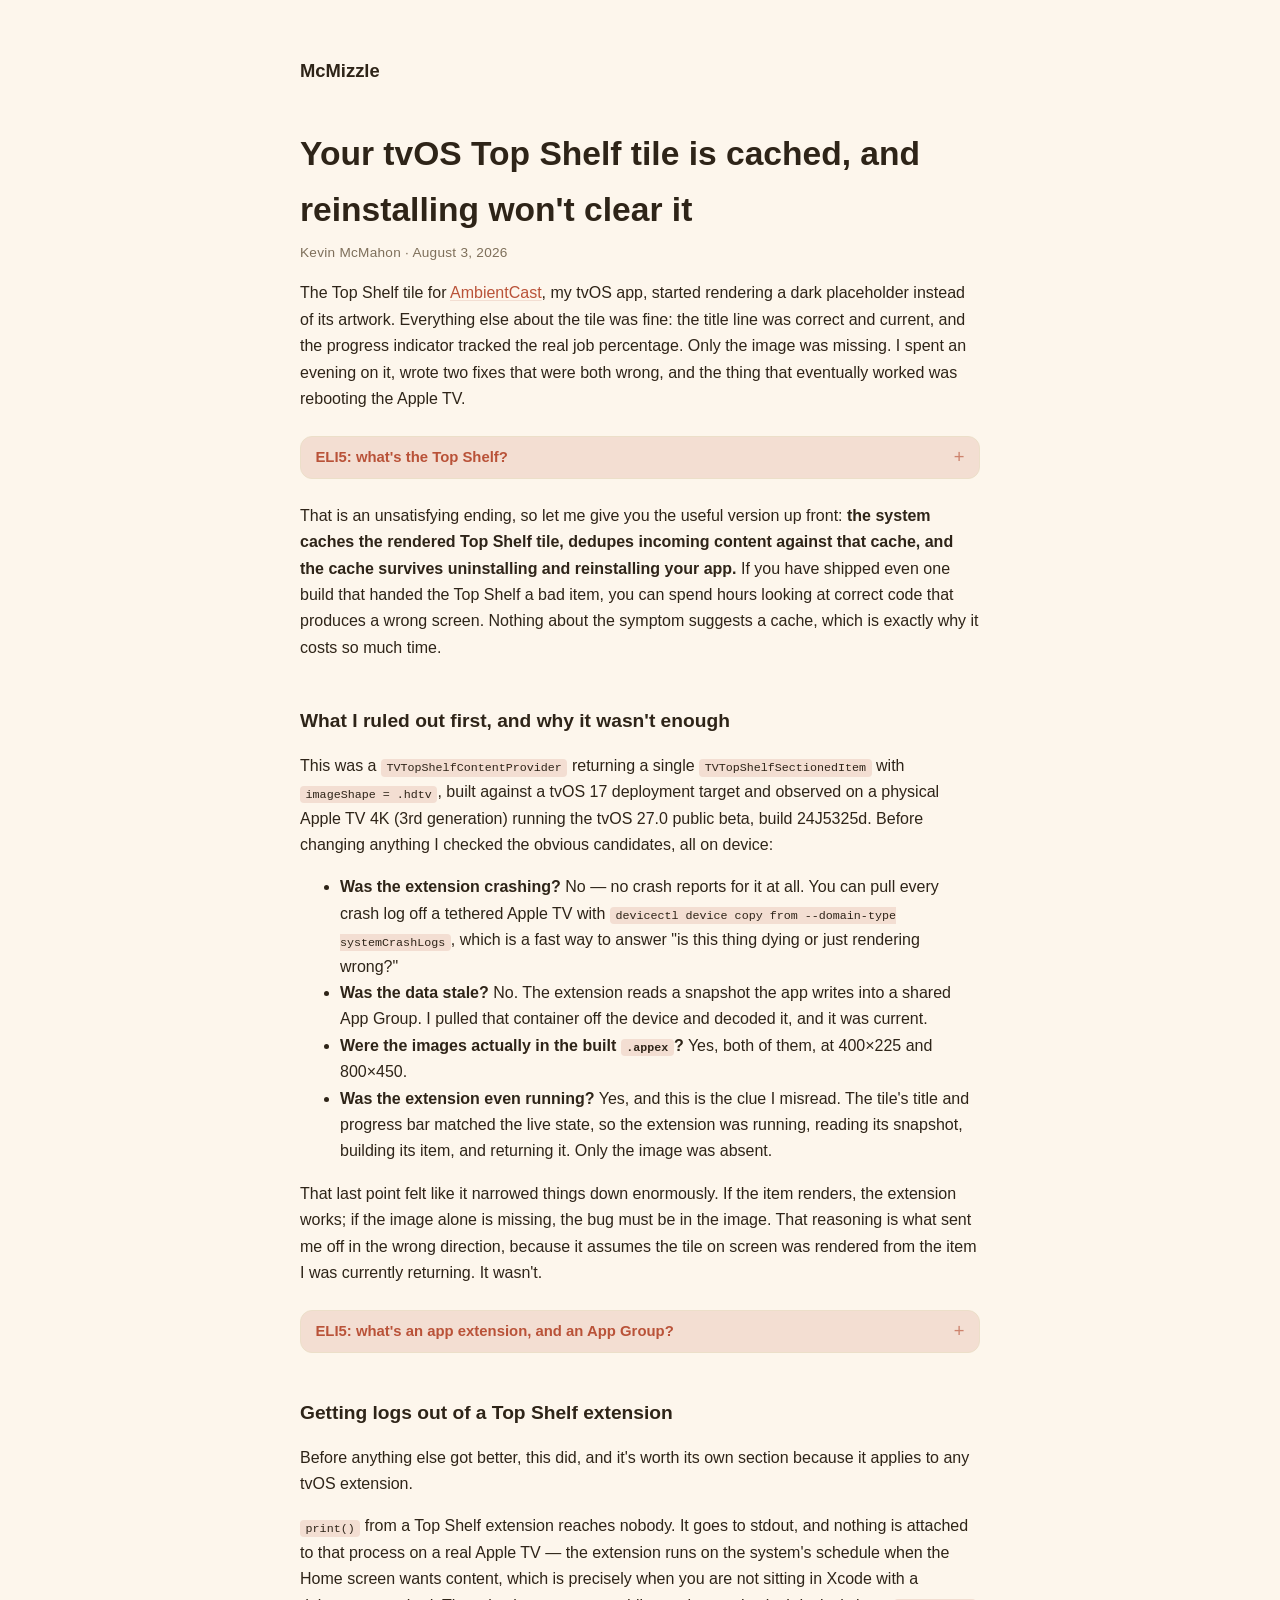
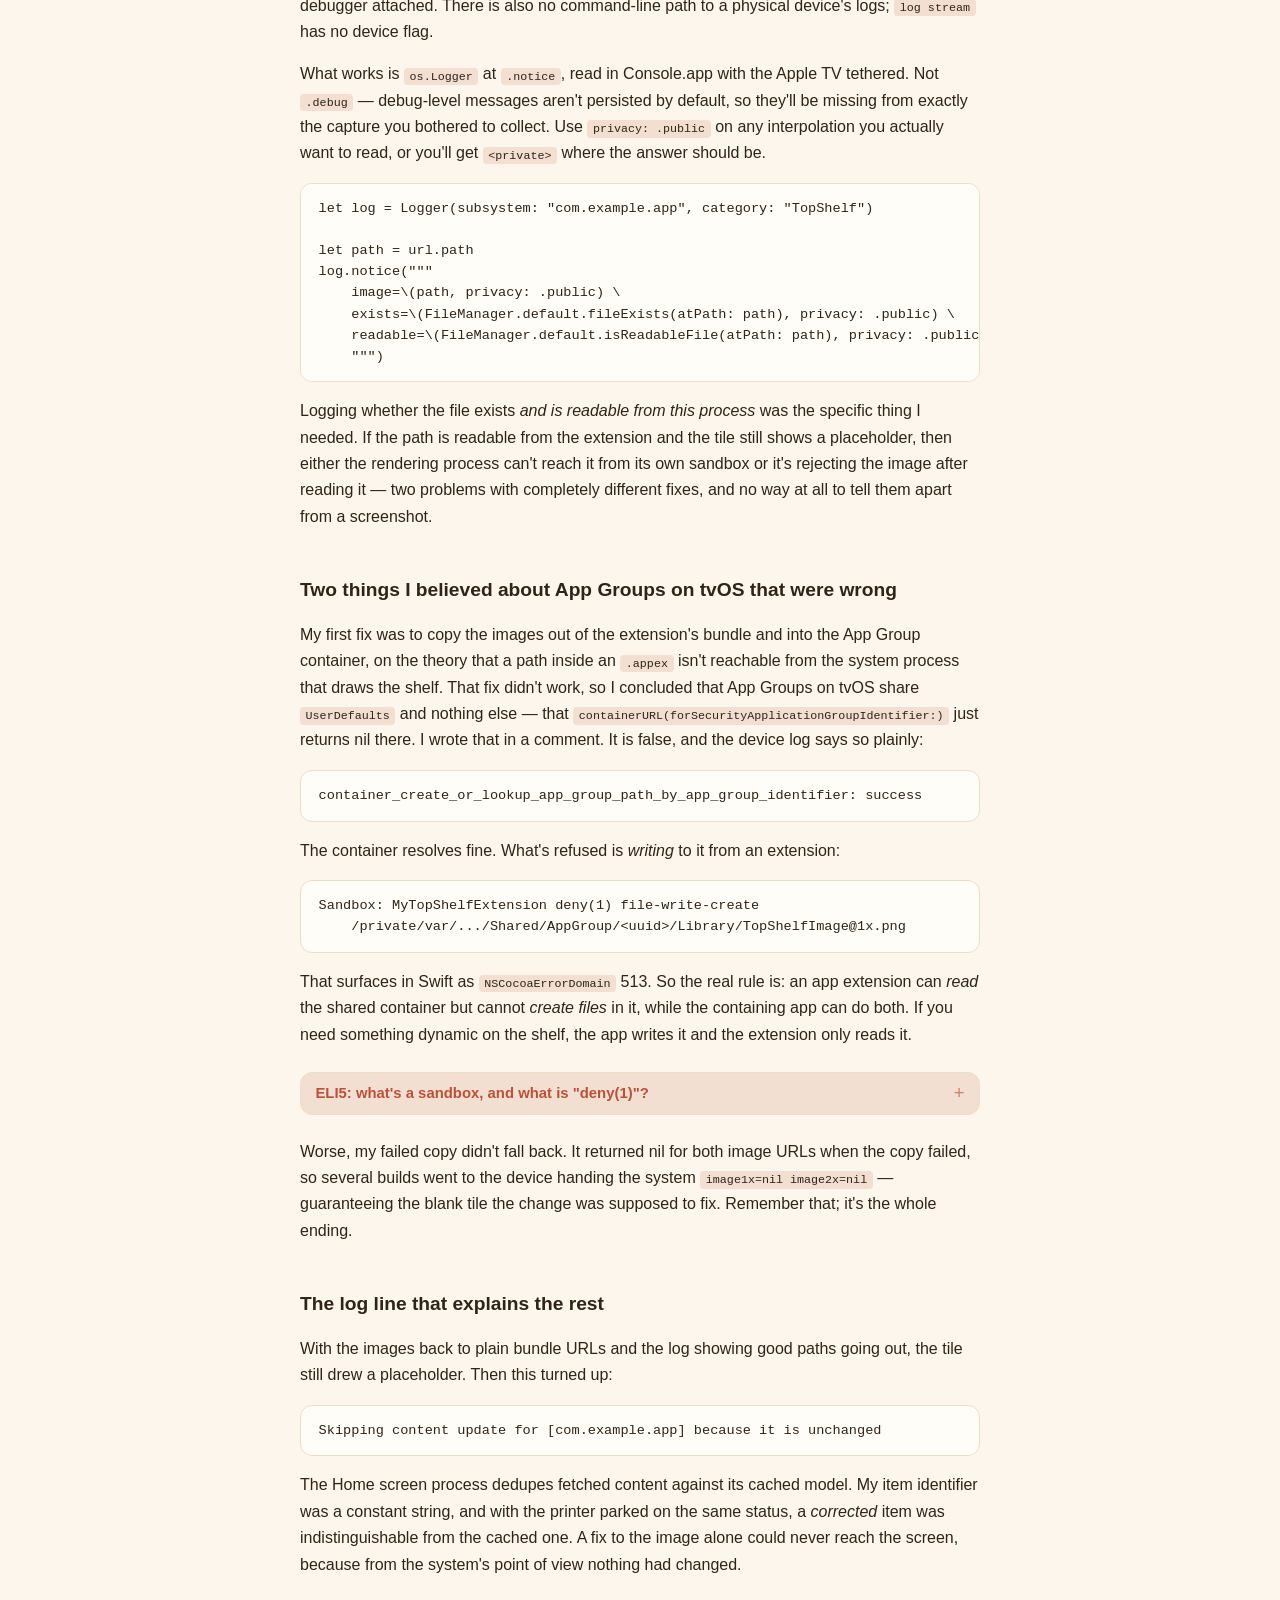
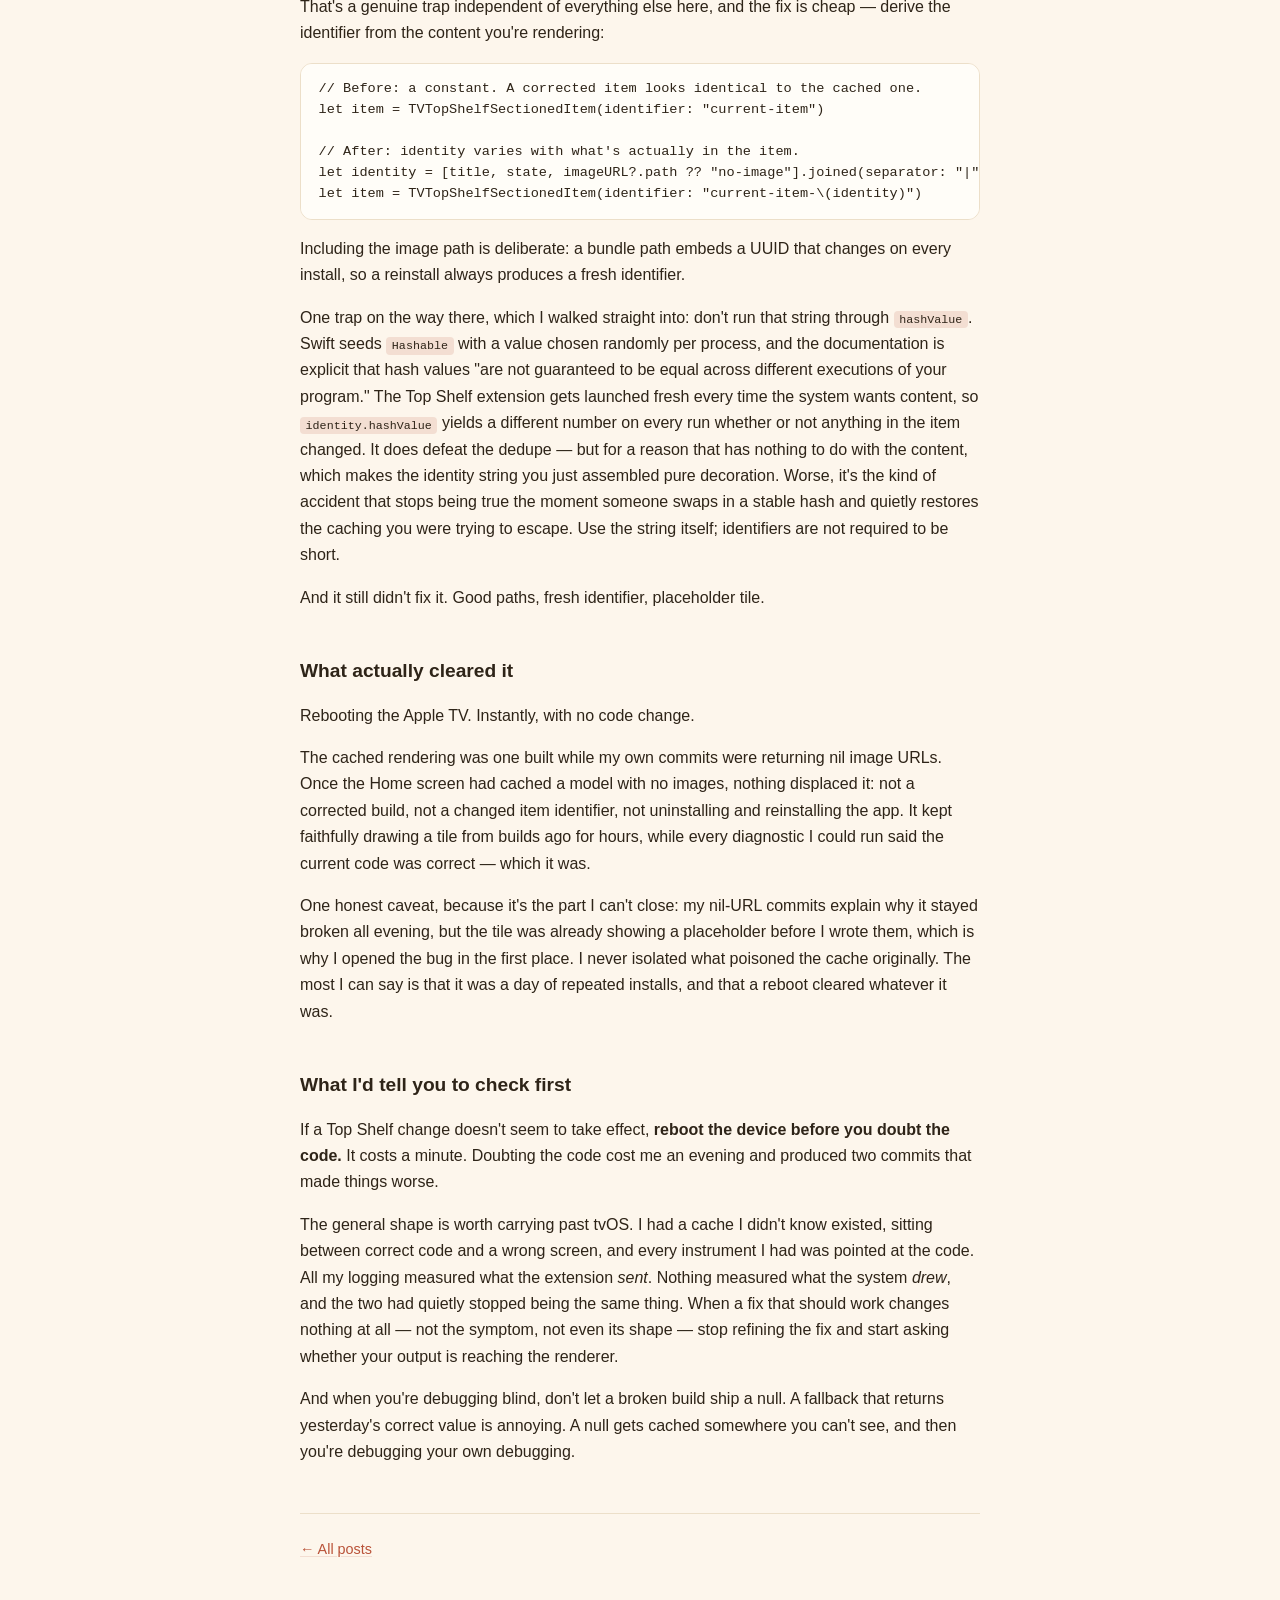
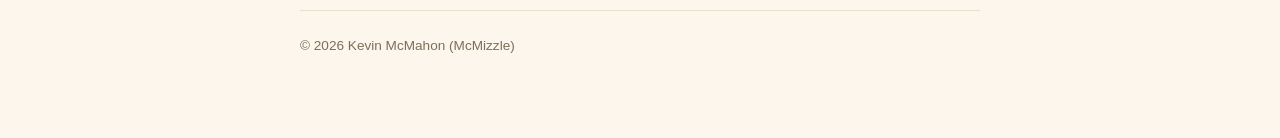
<file: blog/tvos-top-shelf-stale-cache/index.html>
<!DOCTYPE html>
<html lang="en">
<head>
<meta charset="UTF-8">
<meta name="viewport" content="width=device-width, initial-scale=1">
<title>Your tvOS Top Shelf tile is cached, and reinstalling won't clear it — McMizzle</title>
<meta name="description" content="The Top Shelf kept drawing a placeholder image for hours after the code was correct. The system caches the rendered tile, dedupes on content, and survives an uninstall.">
<link rel="canonical" href="https://mcmizzle.com/blog/tvos-top-shelf-stale-cache/">
<link rel="alternate" type="application/rss+xml" title="McMizzle Blog" href="https://mcmizzle.com/blog/feed.xml">
<link rel="icon" type="image/png" sizes="32x32" href="/assets/favicon.png">
<link rel="icon" type="image/png" sizes="16x16" href="/assets/favicon-16.png">
<link rel="apple-touch-icon" sizes="180x180" href="/assets/apple-touch-icon.png">
<meta name="theme-color" media="(prefers-color-scheme: light)" content="#fdf6ec">
<meta name="theme-color" media="(prefers-color-scheme: dark)" content="#201a13">
<meta property="og:type" content="article">
<meta property="og:url" content="https://mcmizzle.com/blog/tvos-top-shelf-stale-cache/">
<meta property="og:title" content="Your tvOS Top Shelf tile is cached, and reinstalling won't clear it — McMizzle">
<meta property="og:description" content="The Top Shelf kept drawing a placeholder image for hours after the code was correct. The system caches the rendered tile, dedupes on content, and survives an uninstall.">
<meta property="og:image" content="https://mcmizzle.com/assets/og-tvos-top-shelf-stale-cache.png">
<meta property="article:published_time" content="2026-08-03">
<meta name="twitter:card" content="summary_large_image">
<link rel="stylesheet" href="/assets/style.css">
</head>
<body>
<header class="site-header"><a class="home-link" href="/">McMizzle</a></header>
<main>
<article class="post">
  <h1>Your tvOS Top Shelf tile is cached, and reinstalling won't clear it</h1>
  <p class="post-meta">Kevin McMahon · August 3, 2026</p>

  <p>
    The Top Shelf tile for <a href="/ambientcast/">AmbientCast</a>, my tvOS
    app, started rendering a dark placeholder
    instead of its artwork. Everything else about the tile was fine: the title
    line was correct and current, and the progress indicator tracked the real
    job percentage. Only the image was missing. I spent an evening on it, wrote
    two fixes that were both wrong, and the thing that eventually worked was
    rebooting the Apple TV.
  </p>

  <details class="eli5">
    <summary>ELI5: what's the Top Shelf?</summary>
    <p>
      On an Apple TV, highlighting an app on the top row of the home screen
      makes a large banner appear above it. That banner is the Top Shelf, and
      it's the app's chance to show something live — what's playing, what's
      new, what's in progress — before you've opened it.
    </p>
    <p>
      The app doesn't draw it. It hands the system a description of what should
      appear, and the system renders it. That gap between what you hand over
      and what gets drawn is the whole subject of this post.
    </p>
  </details>

  <p>
    That is an unsatisfying ending, so let me give you the useful version up
    front: <strong>the system caches the rendered Top Shelf tile, dedupes
    incoming content against that cache, and the cache survives uninstalling
    and reinstalling your app.</strong> If you have shipped even one build that
    handed the Top Shelf a bad item, you can spend hours looking at correct code
    that produces a wrong screen. Nothing about the symptom suggests a cache,
    which is exactly why it costs so much time.
  </p>

  <h2>What I ruled out first, and why it wasn't enough</h2>

  <p>
    This was a <code>TVTopShelfContentProvider</code> returning a single
    <code>TVTopShelfSectionedItem</code> with <code>imageShape = .hdtv</code>,
    built against a tvOS 17 deployment target and observed on a physical Apple
    TV 4K (3rd generation) running the tvOS 27.0 public beta, build 24J5325d.
    Before changing anything I checked the obvious candidates, all on device:
  </p>

  <ul>
    <li>
      <strong>Was the extension crashing?</strong> No — no crash reports for it
      at all. You can pull every crash log off a tethered Apple TV with
      <code>devicectl device copy from --domain-type systemCrashLogs</code>,
      which is a fast way to answer "is this thing dying or just rendering
      wrong?"
    </li>
    <li>
      <strong>Was the data stale?</strong> No. The extension reads a snapshot
      the app writes into a shared App Group. I pulled that container off the
      device and decoded it, and it was current.
    </li>
    <li>
      <strong>Were the images actually in the built <code>.appex</code>?</strong>
      Yes, both of them, at 400×225 and 800×450.
    </li>
    <li>
      <strong>Was the extension even running?</strong> Yes, and this is the
      clue I misread. The tile's title and progress bar matched the live state,
      so the extension was running, reading its snapshot, building its item,
      and returning it. Only the image was absent.
    </li>
  </ul>

  <p>
    That last point felt like it narrowed things down enormously. If the item
    renders, the extension works; if the image alone is missing, the bug must be
    in the image. That reasoning is what sent me off in the wrong direction,
    because it assumes the tile on screen was rendered from the item I was
    currently returning. It wasn't.
  </p>

  <details class="eli5">
    <summary>ELI5: what's an app extension, and an App Group?</summary>
    <p>
      An <strong>app extension</strong> is a small separate program that ships
      inside your app but runs on its own — here, the bit that supplies the
      Top Shelf banner. The system starts it when it wants content, and it's a
      genuinely different process from the app, with its own restrictions.
    </p>
    <p>
      Because they're separate, they can't simply read each other's files. An
      <strong>App Group</strong> is a shared folder both are permitted to open,
      which is how the app leaves a snapshot of the current state where the
      extension can find it. Think of it less as "the same program" and more as
      two coworkers sharing one drawer.
    </p>
  </details>

  <h2>Getting logs out of a Top Shelf extension</h2>

  <p>
    Before anything else got better, this did, and it's worth its own section
    because it applies to any tvOS extension.
  </p>

  <p>
    <code>print()</code> from a Top Shelf extension reaches nobody. It goes to
    stdout, and nothing is attached to that process on a real Apple TV — the
    extension runs on the system's schedule when the Home screen wants content,
    which is precisely when you are not sitting in Xcode with a debugger
    attached. There is also no command-line path to a physical device's logs;
    <code>log stream</code> has no device flag.
  </p>

  <p>
    What works is <code>os.Logger</code> at <code>.notice</code>, read in
    Console.app with the Apple TV tethered. Not <code>.debug</code> — debug-level
    messages aren't persisted by default, so they'll be missing from exactly the
    capture you bothered to collect. Use <code>privacy: .public</code> on any
    interpolation you actually want to read, or you'll get
    <code>&lt;private&gt;</code> where the answer should be.
  </p>

<pre><code>let log = Logger(subsystem: "com.example.app", category: "TopShelf")

let path = url.path
log.notice("""
    image=\(path, privacy: .public) \
    exists=\(FileManager.default.fileExists(atPath: path), privacy: .public) \
    readable=\(FileManager.default.isReadableFile(atPath: path), privacy: .public)
    """)
</code></pre>

  <p>
    Logging whether the file exists <em>and is readable from this process</em>
    was the specific thing I needed. If the path is readable from the extension
    and the tile still shows a placeholder, then either the rendering process
    can't reach it from its own sandbox or it's rejecting the image after
    reading it — two problems with completely different fixes, and no way at all
    to tell them apart from a screenshot.
  </p>

  <h2>Two things I believed about App Groups on tvOS that were wrong</h2>

  <p>
    My first fix was to copy the images out of the extension's bundle and into
    the App Group container, on the theory that a path inside an
    <code>.appex</code> isn't reachable from the system process that draws the
    shelf. That fix didn't work, so I concluded that App Groups on tvOS share
    <code>UserDefaults</code> and nothing else — that
    <code>containerURL(forSecurityApplicationGroupIdentifier:)</code> just
    returns nil there. I wrote that in a comment. It is false, and the device log
    says so plainly:
  </p>

<pre><code>container_create_or_lookup_app_group_path_by_app_group_identifier: success
</code></pre>

  <p>
    The container resolves fine. What's refused is <em>writing</em> to it from an
    extension:
  </p>

<pre><code>Sandbox: MyTopShelfExtension deny(1) file-write-create
    /private/var/.../Shared/AppGroup/&lt;uuid&gt;/Library/TopShelfImage@1x.png
</code></pre>

  <p>
    That surfaces in Swift as <code>NSCocoaErrorDomain</code> 513. So the real
    rule is: an app extension can <em>read</em> the shared container but cannot
    <em>create files</em> in it, while the containing app can do both. If you
    need something dynamic on the shelf, the app writes it and the extension
    only reads it.
  </p>

  <details class="eli5">
    <summary>ELI5: what's a sandbox, and what is "deny(1)"?</summary>
    <p>
      Every app on Apple's platforms runs inside a sandbox: a set of rules
      about which files it may touch, enforced by the operating system rather
      than by the app agreeing to behave. Reach outside the lines and the
      system simply refuses.
    </p>
    <p>
      <code>deny(1) file-write-create</code> is the system saying so in its own
      log — this process asked to create a file at that path and was denied.
      It's useful precisely because it comes from outside your code: it proves
      the request was made and rejected, rather than never happening.
    </p>
  </details>

  <p>
    Worse, my failed copy didn't fall back. It returned nil for both image URLs
    when the copy failed, so several builds went to the device handing the system
    <code>image1x=nil image2x=nil</code> — guaranteeing the blank tile the change
    was supposed to fix. Remember that; it's the whole ending.
  </p>

  <h2>The log line that explains the rest</h2>

  <p>
    With the images back to plain bundle URLs and the log showing good paths
    going out, the tile still drew a placeholder. Then this turned up:
  </p>

<pre><code>Skipping content update for [com.example.app] because it is unchanged
</code></pre>

  <p>
    The Home screen process dedupes fetched content against its cached model. My
    item identifier was a constant string, and with the printer parked on the
    same status, a <em>corrected</em> item was indistinguishable from the cached
    one. A fix to the image alone could never reach the screen, because from the
    system's point of view nothing had changed.
  </p>

  <p>
    That's a genuine trap independent of everything else here, and the fix is
    cheap — derive the identifier from the content you're rendering:
  </p>

<pre><code>// Before: a constant. A corrected item looks identical to the cached one.
let item = TVTopShelfSectionedItem(identifier: "current-item")

// After: identity varies with what's actually in the item.
let identity = [title, state, imageURL?.path ?? "no-image"].joined(separator: "|")
let item = TVTopShelfSectionedItem(identifier: "current-item-\(identity)")
</code></pre>

  <p>
    Including the image path is deliberate: a bundle path embeds a UUID that
    changes on every install, so a reinstall always produces a fresh identifier.
  </p>

  <p>
    One trap on the way there, which I walked straight into: don't run that
    string through <code>hashValue</code>. Swift seeds <code>Hashable</code>
    with a value chosen randomly per process, and the documentation is explicit
    that hash values "are not guaranteed to be equal across different
    executions of your program." The Top Shelf extension gets launched fresh
    every time the system wants content, so
    <code>identity.hashValue</code> yields a different number on every run
    whether or not anything in the item changed. It does defeat the dedupe —
    but for a reason that has nothing to do with the content, which makes the
    identity string you just assembled pure decoration. Worse, it's the kind of
    accident that stops being true the moment someone swaps in a stable hash
    and quietly restores the caching you were trying to escape. Use the string
    itself; identifiers are not required to be short.
  </p>

  <p>
    And it still didn't fix it. Good paths, fresh identifier, placeholder tile.
  </p>

  <h2>What actually cleared it</h2>

  <p>
    Rebooting the Apple TV. Instantly, with no code change.
  </p>

  <p>
    The cached rendering was one built while my own commits were returning nil
    image URLs. Once the Home screen had cached a model with no images, nothing
    displaced it: not a corrected build, not a changed item identifier, not
    uninstalling and reinstalling the app. It kept faithfully drawing a tile from
    builds ago for hours, while every diagnostic I could run said the current
    code was correct — which it was.
  </p>

  <p>
    One honest caveat, because it's the part I can't close: my nil-URL commits
    explain why it stayed broken all evening, but the tile was already showing a
    placeholder before I wrote them, which is why I opened the bug in the first
    place. I never isolated what poisoned the cache originally. The most I can
    say is that it was a day of repeated installs, and that a reboot cleared
    whatever it was.
  </p>

  <h2>What I'd tell you to check first</h2>

  <p>
    If a Top Shelf change doesn't seem to take effect, <strong>reboot the device
    before you doubt the code.</strong> It costs a minute. Doubting the code cost
    me an evening and produced two commits that made things worse.
  </p>

  <p>
    The general shape is worth carrying past tvOS. I had a cache I didn't know
    existed, sitting between correct code and a wrong screen, and every
    instrument I had was pointed at the code. All my logging measured what the
    extension <em>sent</em>. Nothing measured what the system <em>drew</em>, and
    the two had quietly stopped being the same thing. When a fix that should work
    changes nothing at all — not the symptom, not even its shape — stop refining
    the fix and start asking whether your output is reaching the renderer.
  </p>

  <p>
    And when you're debugging blind, don't let a broken build ship a null. A
    fallback that returns yesterday's correct value is annoying. A null gets
    cached somewhere you can't see, and then you're debugging your own debugging.
  </p>
</article>
<nav class="post-nav"><a href="/blog/">← All posts</a></nav>
</main>
<footer>
  &copy; 2026 Kevin McMahon (McMizzle)
</footer>
</body>
</html>
</file>
<file: assets/style.css>
:root {
  color-scheme: light dark;
  --bg: #fdf6ec;
  --fg: #2e2418;
  --muted: #7e6f5a;
  --border: #ecdfc9;
  --card: #fffdf8;
  --accent: #b95238;
  --accent-soft: #f3ded2;
  --max-width: 680px;
}

@media (prefers-color-scheme: dark) {
  :root {
    --bg: #201a13;
    --fg: #f5ead9;
    --muted: #b7a58a;
    --border: #3a3022;
    --card: #2a2318;
    --accent: #e8926f;
    --accent-soft: #3a2a20;
  }
}

* {
  box-sizing: border-box;
}

body {
  margin: 0;
  padding: 3.5rem 1.5rem 5rem;
  background: var(--bg);
  color: var(--fg);
  font-family: -apple-system, BlinkMacSystemFont, "Segoe UI", Roboto, Helvetica, Arial, sans-serif;
  line-height: 1.65;
}

main {
  max-width: var(--max-width);
  margin: 0 auto;
}

header.site-header {
  max-width: var(--max-width);
  margin: 0 auto 2.5rem;
}

header.site-header a.home-link {
  font-weight: 700;
  text-decoration: none;
  color: var(--fg);
  font-size: 1.15rem;
}

h1 {
  font-size: 2.1rem;
  font-weight: 700;
  margin-bottom: 0.3rem;
}

h2 {
  font-size: 1.2rem;
  font-weight: 700;
  margin-top: 2.5rem;
  color: var(--fg);
}

p, li {
  color: var(--fg);
}

.tagline {
  color: var(--muted);
  margin-top: 0;
  font-size: 1.1rem;
  font-style: italic;
  font-family: Georgia, "Times New Roman", serif;
}

a {
  color: var(--accent);
  text-decoration: underline;
  text-decoration-color: var(--accent-soft);
  text-underline-offset: 2px;
}

.app-list {
  list-style: none;
  padding: 0;
  margin: 1.75rem 0;
}

.app-list li {
  background: var(--card);
  border: 1px solid var(--border);
  border-radius: 18px;
  padding: 1.15rem 1.35rem;
  margin-bottom: 0.9rem;
  box-shadow: 0 2px 10px rgba(60, 40, 20, 0.06);
  display: flex;
  gap: 0.75rem;
  align-items: flex-start;
}

.app-list li .icon {
  width: 40px;
  height: 40px;
  border-radius: 10px;
  flex-shrink: 0;
  display: block;
}

.app-icon {
  width: 96px;
  height: 96px;
  border-radius: 22px;
  box-shadow: 0 4px 16px rgba(60, 40, 20, 0.15);
  margin-bottom: 1rem;
}

.app-list .app-name {
  font-weight: 700;
  display: block;
}

.app-list .app-desc {
  color: var(--muted);
  font-size: 0.95rem;
}

footer {
  max-width: var(--max-width);
  margin: 3rem auto 0;
  padding-top: 1.5rem;
  border-top: 1px solid var(--border);
  color: var(--muted);
  font-size: 0.85rem;
}

code {
  background: var(--accent-soft);
  padding: 0.1rem 0.35rem;
  border-radius: 4px;
  font-size: 0.9em;
}

/* ---- Blog ---- */

/* Post index: one entry per post, newest first. */
.post-list {
  list-style: none;
  padding: 0;
  margin: 1.75rem 0;
}

.post-list li {
  border-bottom: 1px solid var(--border);
  padding-bottom: 1.25rem;
  margin-bottom: 1.25rem;
}

.post-list li:last-child {
  border-bottom: none;
}

.post-list .post-title {
  font-weight: 700;
  font-size: 1.1rem;
  display: block;
}

.post-list .post-summary {
  color: var(--muted);
  font-size: 0.95rem;
  margin: 0.35rem 0 0;
}

/* Byline under a post's h1, and the date on each index entry. */
.post-meta {
  color: var(--muted);
  font-size: 0.85rem;
  margin-top: 0;
  letter-spacing: 0.02em;
}

article.post h2 {
  margin-top: 2.75rem;
}

article.post h3 {
  font-size: 1.02rem;
  font-weight: 700;
  margin-top: 2rem;
  margin-bottom: 0.4rem;
}

article.post blockquote {
  margin: 1.5rem 0;
  padding: 0.15rem 0 0.15rem 1.15rem;
  border-left: 3px solid var(--accent-soft);
  color: var(--muted);
  font-style: italic;
}

/* Code blocks scroll horizontally rather than wrapping — wrapped code
   is harder to read than code you have to scroll. */
article.post pre {
  background: var(--card);
  border: 1px solid var(--border);
  border-radius: 12px;
  padding: 0.9rem 1.1rem;
  overflow-x: auto;
  font-size: 0.85rem;
  line-height: 1.55;
}

/* Inside a block, code is already set off by the block itself, so drop
   the inline badge treatment. */
article.post pre code {
  background: none;
  padding: 0;
  border-radius: 0;
  font-size: inherit;
}

article.post figcaption,
article.post .caption {
  color: var(--muted);
  font-size: 0.85rem;
  margin-top: 0.4rem;
}

article.post img {
  max-width: 100%;
  height: auto;
  border-radius: 12px;
}

/* Footer nav at the end of a post. */
.post-nav {
  margin-top: 3rem;
  padding-top: 1.5rem;
  border-top: 1px solid var(--border);
  font-size: 0.9rem;
}

/* ---- ELI5 asides ----
   Plain <details>/<summary>. No JavaScript: collapsing is the element's own
   behavior, so these work with JS off, are keyboard operable and announced
   correctly by screen readers for free, and degrade to an open block on
   anything too old to know <details> at all. */

details.eli5 {
  background: var(--accent-soft);
  border: 1px solid var(--border);
  border-radius: 12px;
  padding: 0.5rem 0.9rem;
  margin: 1.5rem 0;
  font-size: 0.93rem;
}

details.eli5 > summary {
  cursor: pointer;
  font-weight: 700;
  color: var(--accent);
  /* Drop the native triangle in favor of the +/- drawn below. */
  list-style: none;
  padding-right: 1.5rem;
  position: relative;
}

details.eli5 > summary::-webkit-details-marker {
  display: none;
}

details.eli5 > summary::after {
  content: "+";
  position: absolute;
  right: 0;
  font-weight: 400;
  font-size: 1.15rem;
  line-height: 1.35;
  opacity: 0.65;
}

details.eli5[open] > summary::after {
  content: "\2212";  /* proper minus, not a hyphen */
}

details.eli5[open] > summary {
  margin-bottom: 0.4rem;
}

/* Keyboard focus has to stay visible once the native marker is gone. */
details.eli5 > summary:focus-visible {
  outline: 2px solid var(--accent);
  outline-offset: 3px;
  border-radius: 4px;
}

details.eli5 > p:last-child {
  margin-bottom: 0.5rem;
}

details.eli5 code {
  /* The aside is already accent-tinted; the inline badge would vanish into it. */
  background: var(--card);
}
</file>
